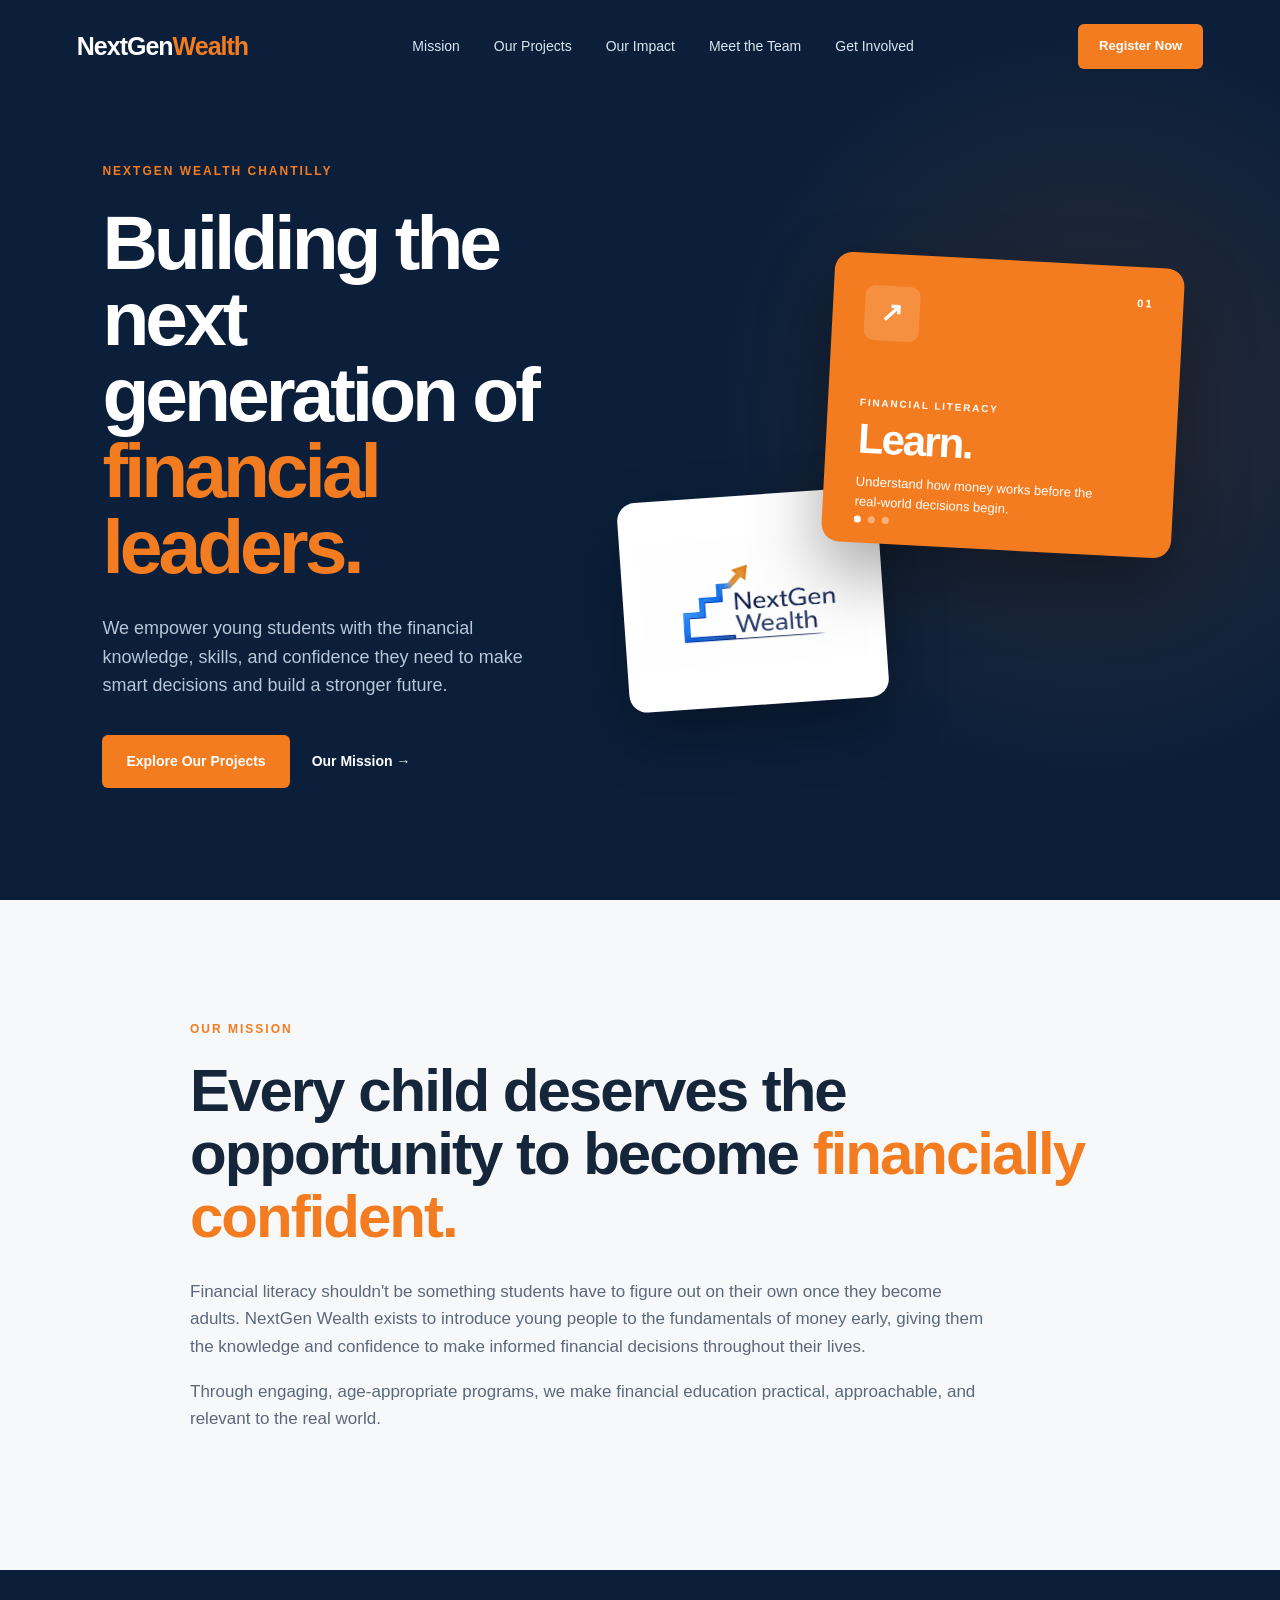
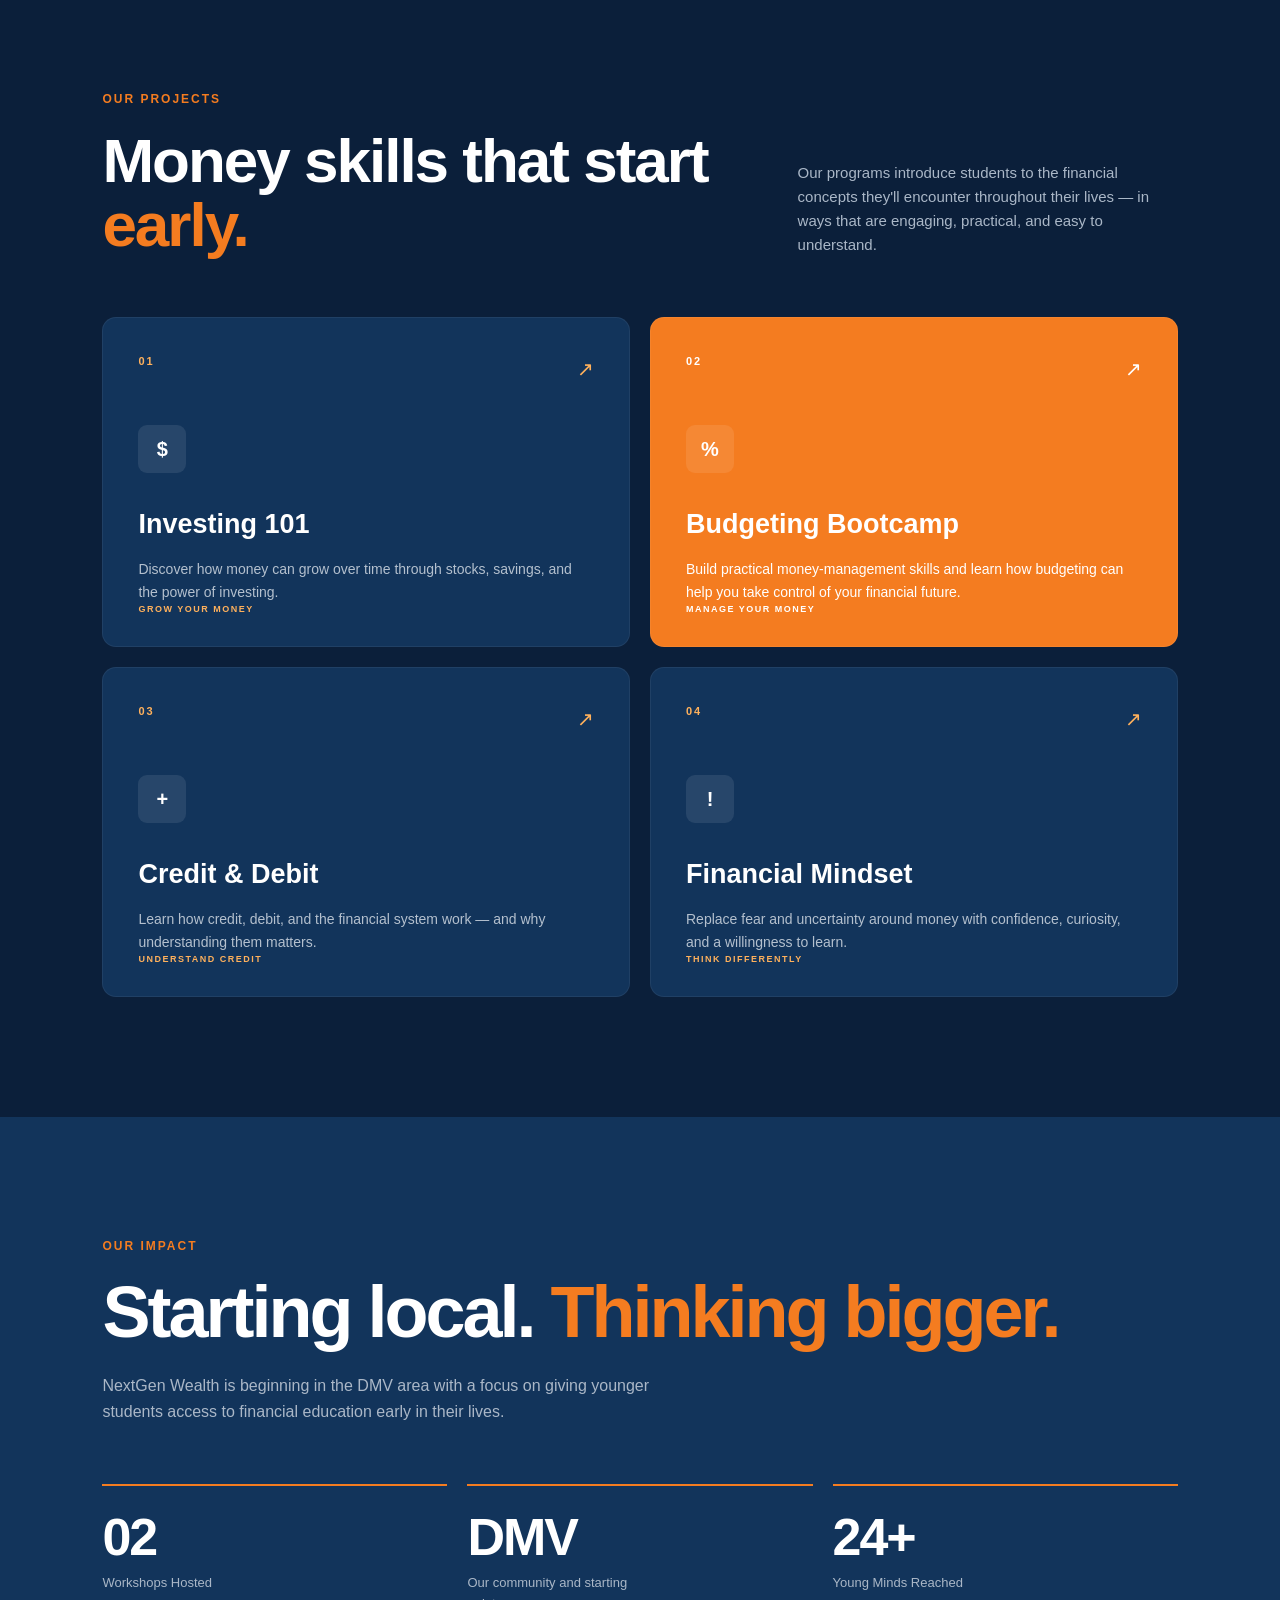
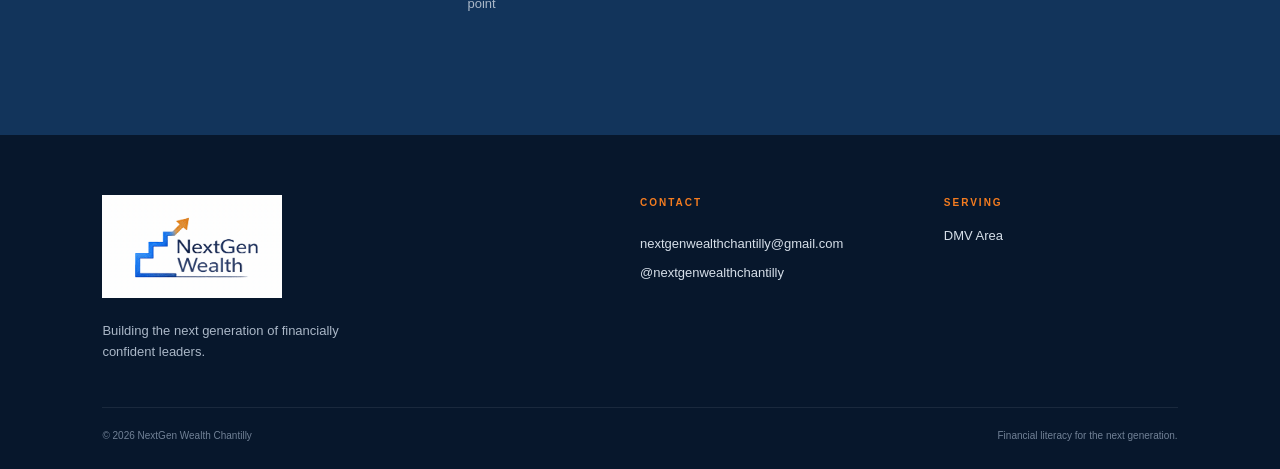
<file: index.html>
<!DOCTYPE html>
<html lang="en">

<head>
    <meta charset="UTF-8">
    <meta name="viewport" content="width=device-width, initial-scale=1.0">

    <title>NextGen Wealth | Financial Literacy for the Next Generation</title>

    <meta
        name="description"
        content="NextGen Wealth Chantilly is a nonprofit dedicated to building the next generation of financially confident leaders."
    >

    <link rel="stylesheet" href="css/style.css">
</head>


<body>

    <!-- =========================
         NAVIGATION
    ========================== -->

    <header class="navbar">

        <div class="nav-container">

            <a href="#home" class="logo">
                NextGen<span>Wealth</span>
            </a>

           <nav>
    <a href="#mission">Mission</a>
    <a href="#projects">Our Projects</a>
    <a href="#impact">Our Impact</a>
    <a href="team.html">Meet the Team</a>
    <a href="involved.html">Get Involved</a>
</nav>

<a href="register.html" class="nav-button">
    Register Now
</a>

        </div>

    </header>



    <!-- =========================
         HERO
    ========================== -->

    <main>

        <section class="hero" id="home">

            <div class="hero-content">

                <div class="hero-label">
                    NEXTGEN WEALTH CHANTILLY
                </div>

                <h1>
                    Building the next generation of
                    <span>financial leaders.</span>
                </h1>

                <p class="hero-text">
                    We empower young students with the financial
                    knowledge, skills, and confidence they need to
                    make smart decisions and build a stronger future.
                </p>

                <div class="hero-buttons">

                    <a href="#projects" class="primary-button">
                        Explore Our Projects
                    </a>

                    <a href="#mission" class="secondary-button">
                        Our Mission →
                    </a>

                </div>

            </div>


            <!-- HERO VISUAL / SLIDESHOW -->

            <div class="hero-visual">

                <div class="slideshow">

                    <div class="slide active">

                        <div class="slide-number">
                            01
                        </div>

                        <div class="slide-icon">
                            ↗
                        </div>

                        <div>
                            <div class="slide-small">
                                FINANCIAL LITERACY
                            </div>

                            <h3>
                                Learn.
                            </h3>

                            <p>
                                Understand how money works before
                                the real-world decisions begin.
                            </p>
                        </div>

                    </div>


                    <div class="slide">

                        <div class="slide-number">
                            02
                        </div>

                        <div class="slide-icon">
                            $
                        </div>

                        <div>
                            <div class="slide-small">
                                OUR PROJECTS
                            </div>

                            <h3>
                                Practice.
                            </h3>

                            <p>
                                Turn financial concepts into
                                hands-on experiences.
                            </p>
                        </div>

                    </div>


                    <div class="slide">

                        <div class="slide-number">
                            03
                        </div>

                        <div class="slide-icon">
                            ★
                        </div>

                        <div>
                            <div class="slide-small">
                                NEXT GENERATION
                            </div>

                            <h3>
                                Lead.
                            </h3>

                            <p>
                                Build confidence that lasts beyond
                                the classroom.
                            </p>
                        </div>

                    </div>


                    <div class="slide-controls">

                        <button class="slide-dot active" onclick="showSlide(0)">
                        </button>

                        <button class="slide-dot" onclick="showSlide(1)">
                        </button>

                        <button class="slide-dot" onclick="showSlide(2)">
                        </button>

                    </div>

                </div>


                <!-- LOGO -->

                <div class="hero-logo-card">

                    <img
                        src="logo.png"
                        alt="NextGen Wealth logo"
                    >

                </div>

            </div>

        </section>



        <!-- =========================
             MISSION
        ========================== -->

        <section class="mission" id="mission">

            <div class="mission-inner">

                <div class="section-label">
                    OUR MISSION
                </div>

                <h2>
                    Every child deserves the opportunity to become
                    <span>financially confident.</span>
                </h2>

                <p>
                    Financial literacy shouldn't be something students
                    have to figure out on their own once they become
                    adults. NextGen Wealth exists to introduce young
                    people to the fundamentals of money early,
                    giving them the knowledge and confidence to make
                    informed financial decisions throughout their lives.
                </p>

                <p>
                    Through engaging, age-appropriate programs, we make
                    financial education practical, approachable, and
                    relevant to the real world.
                </p>

            </div>

        </section>



        <!-- =========================
             OUR PROJECTS
        ========================== -->

        <section class="projects" id="projects">

            <div class="section-heading">

                <div>

                    <div class="section-label">
                        OUR PROJECTS
                    </div>

                    <h2>
                        Money skills that start
                        <span>early.</span>
                    </h2>

                </div>

                <p>
                    Our programs introduce students to the financial
                    concepts they'll encounter throughout their lives —
                    in ways that are engaging, practical, and easy to
                    understand.
                </p>

            </div>


            <div class="project-grid">


                <!-- INVESTING -->

                <article class="project-card">

                    <div class="project-top">

                        <span class="project-number">
                            01
                        </span>

                        <span class="project-arrow">
                            ↗
                        </span>

                    </div>

                    <div class="project-icon">
                        $
                    </div>

                    <h3>
                        Investing 101
                    </h3>

                    <p>
                        Discover how money can grow over time through
                        stocks, savings, and the power of investing.
                    </p>

                    <div class="project-tag">
                        GROW YOUR MONEY
                    </div>

                </article>



                <!-- BUDGETING -->

                <article class="project-card featured">

                    <div class="project-top">

                        <span class="project-number">
                            02
                        </span>

                        <span class="project-arrow">
                            ↗
                        </span>

                    </div>

                    <div class="project-icon">
                        %
                    </div>

                    <h3>
                        Budgeting Bootcamp
                    </h3>

                    <p>
                        Build practical money-management skills and
                        learn how budgeting can help you take control
                        of your financial future.
                    </p>

                    <div class="project-tag">
                        MANAGE YOUR MONEY
                    </div>

                </article>



                <!-- CREDIT -->

                <article class="project-card">

                    <div class="project-top">

                        <span class="project-number">
                            03
                        </span>

                        <span class="project-arrow">
                            ↗
                        </span>

                    </div>

                    <div class="project-icon">
                        +
                    </div>

                    <h3>
                        Credit & Debit
                    </h3>

                    <p>
                        Learn how credit, debit, and the financial
                        system work — and why understanding them matters.
                    </p>

                    <div class="project-tag">
                        UNDERSTAND CREDIT
                    </div>

                </article>



                <!-- MINDSET -->

                <article class="project-card">

                    <div class="project-top">

                        <span class="project-number">
                            04
                        </span>

                        <span class="project-arrow">
                            ↗
                        </span>

                    </div>

                    <div class="project-icon">
                        !
                    </div>

                    <h3>
                        Financial Mindset
                    </h3>

                    <p>
                        Replace fear and uncertainty around money with
                        confidence, curiosity, and a willingness to learn.
                    </p>

                    <div class="project-tag">
                        THINK DIFFERENTLY
                    </div>

                </article>

            </div>

        </section>



        <!-- =========================
             IMPACT
        ========================== -->

        <section class="impact" id="impact">

            <div class="impact-inner">

                <div class="section-label">
                    OUR IMPACT
                </div>

                <h2>
                    Starting local.
                    <span>Thinking bigger.</span>
                </h2>

                <p>
                    NextGen Wealth is beginning in the DMV area with a
                    focus on giving younger students access to financial
                    education early in their lives.
                </p>


                <div class="impact-stats">


                    <div class="impact-stat">

                        <strong>
                            02
                        </strong>

                        <span>
                            Workshops Hosted
                        </span>

                    </div>


                    <div class="impact-stat">

                        <strong>
                            DMV
                        </strong>

                        <span>
                            Our community
                            and starting point
                        </span>

                    </div>


                    <div class="impact-stat">

                        <strong>
                            24+
                        </strong>

                        <span>
                            Young Minds
                            Reached
                        </span>

                    </div>


                </div>

            </div>

        </section>



     

                        

                    </div>

                </div>


               

    </main>



    <!-- =========================
         FOOTER
    ========================== -->

    <footer id="contact">

        <div class="footer-main">

            <div class="footer-brand">

                <img
                    src="logo.png"
                    alt="NextGen Wealth logo"
                >

                <p>
                    Building the next generation of
                    financially confident leaders.
                </p>

            </div>


            <div class="footer-contact">

                <div class="footer-label">
                    CONTACT
                </div>

                <a href="nextgenwealthchantilly@gmail.com">
                    nextgenwealthchantilly@gmail.com
                </a>

                <a href="#">
                    @nextgenwealthchantilly
                </a>

            </div>


            <div class="footer-location">

                <div class="footer-label">
                    SERVING
                </div>

                <p>
                    DMV Area
                </p>

                

            </div>

        </div>


        <div class="footer-bottom">

            <span>
                © 2026 NextGen Wealth Chantilly
            </span>

            <span>
                Financial literacy for the next generation.
            </span>

        </div>

    </footer>



    <!-- =========================
         SLIDESHOW JAVASCRIPT
    ========================== -->

    <script>

        let currentSlide = 0;

        const slides = document.querySelectorAll(".slide");
        const dots = document.querySelectorAll(".slide-dot");


        function showSlide(index) {

            slides.forEach((slide) => {
                slide.classList.remove("active");
            });

            dots.forEach((dot) => {
                dot.classList.remove("active");
            });


            slides[index].classList.add("active");
            dots[index].classList.add("active");

            currentSlide = index;
        }


        function nextSlide() {

            currentSlide++;

            if (currentSlide >= slides.length) {
                currentSlide = 0;
            }

            showSlide(currentSlide);
        }


        setInterval(nextSlide, 4500);

    </script>

</body>

</html>
</file>
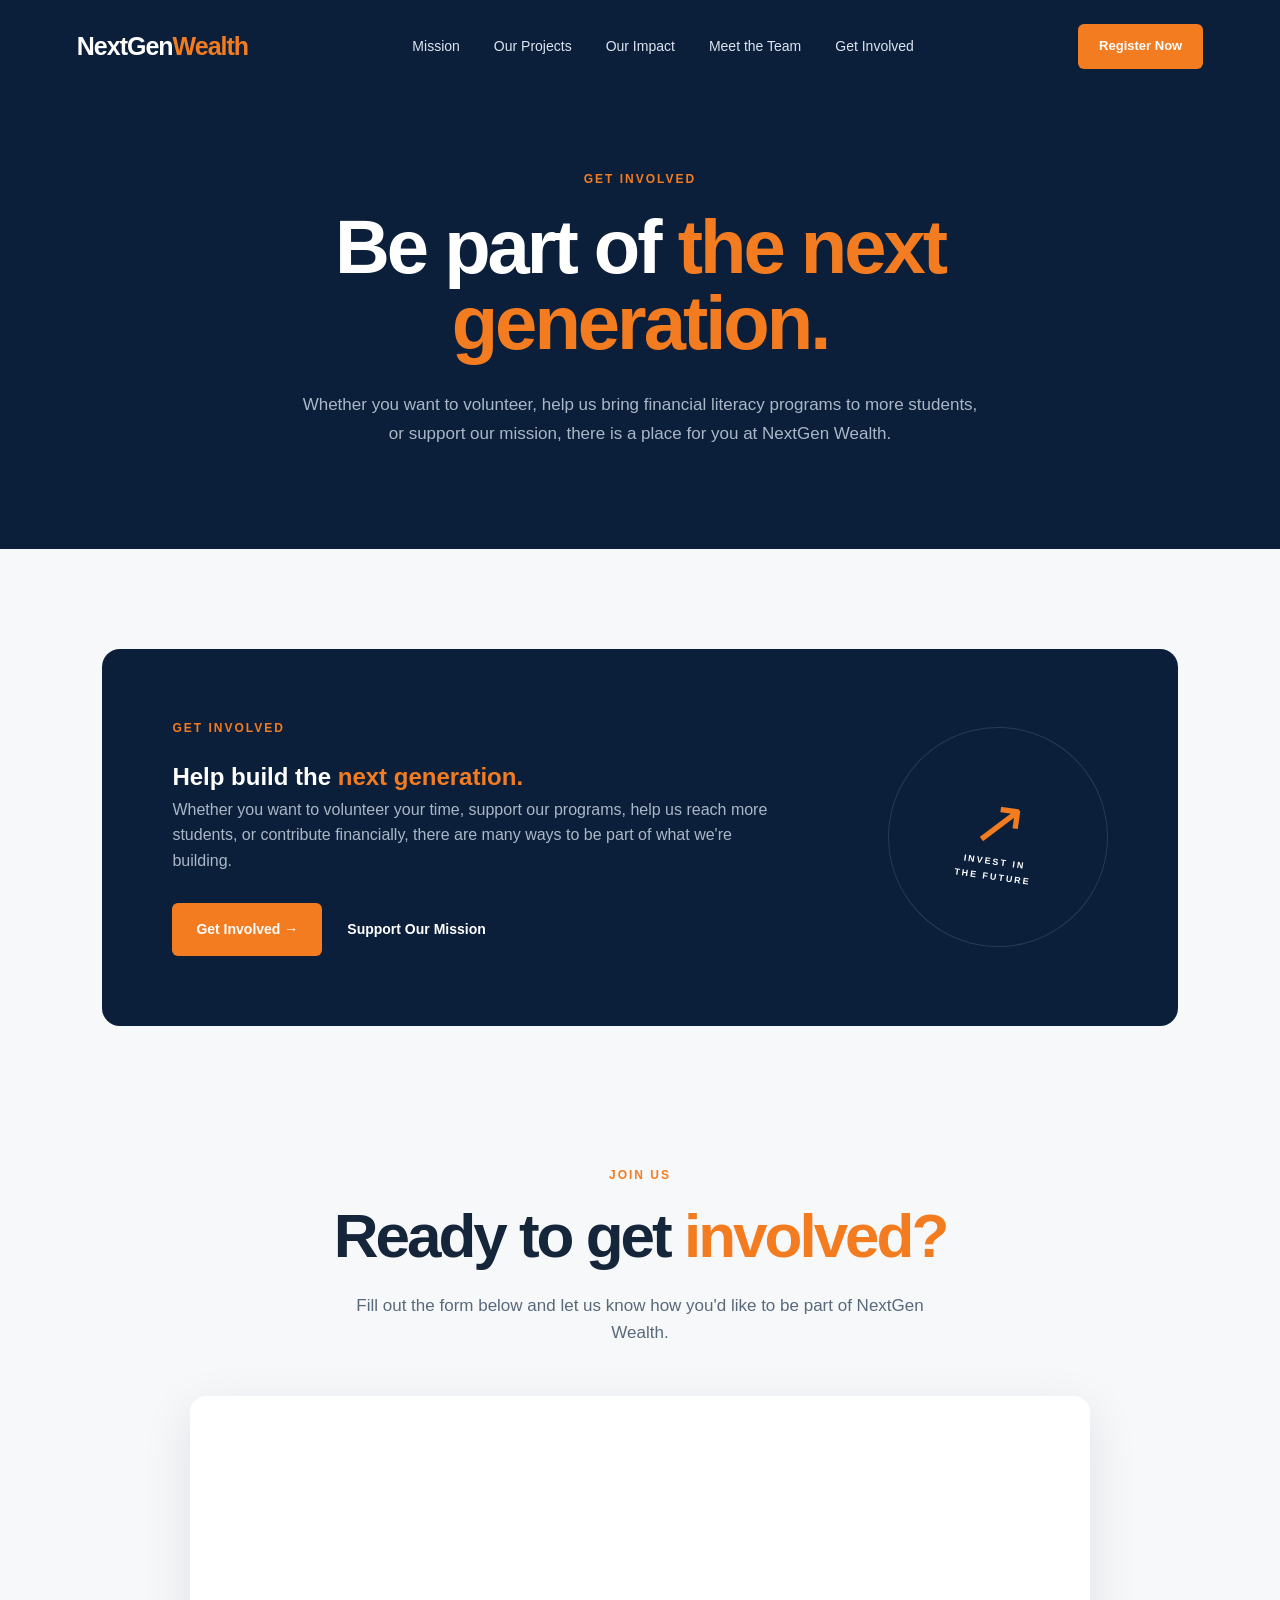
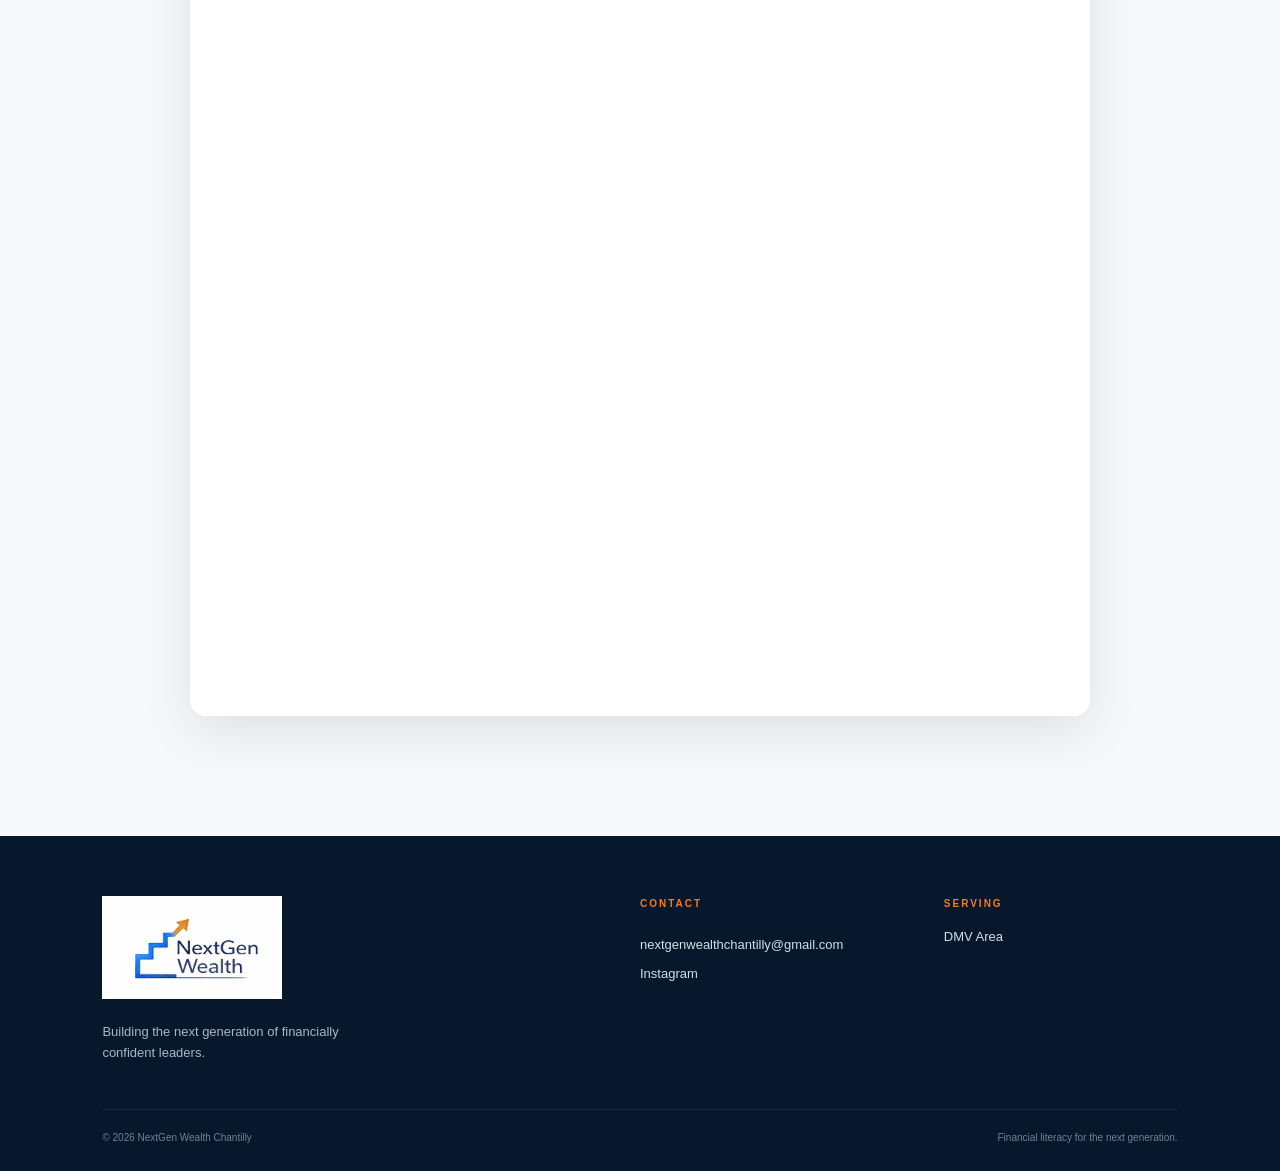
<file: involved.html>
<!DOCTYPE html>
<html lang="en">

<head>

    <meta charset="UTF-8">

    <meta
        name="viewport"
        content="width=device-width, initial-scale=1.0"
    >

    <title>Get Involved | NextGen Wealth</title>

    <meta
        name="description"
        content="Get involved with NextGen Wealth and help expand financial literacy for the next generation."
    >

    <link
        rel="stylesheet"
        href="css/style.css"
    >

</head>


<body>


    <!-- =========================
         NAVIGATION
    ========================== -->

    <header class="navbar">

        <div class="nav-container">

            <a href="index.html" class="logo">
                NextGen<span>Wealth</span>
            </a>


            <nav>

                <a href="index.html#mission">
                    Mission
                </a>

                <a href="index.html#projects">
                    Our Projects
                </a>

                <a href="index.html#impact">
                    Our Impact
                </a>

                <a href="team.html">
                    Meet the Team
                </a>

                <a href="involved.html">
                    Get Involved
                </a>

            </nav>


            <a
                href="register.html"
                class="nav-button"
            >
                Register Now
            </a>

        </div>

    </header>



    <!-- =========================
         GET INVOLVED HERO
    ========================== -->

    <main>

        <section class="involved-page-hero">

            <div class="involved-page-content">

                <div class="section-label">
                    GET INVOLVED
                </div>

                <h1>
                    Be part of
                    <span>the next generation.</span>
                </h1>

                <p>
                    Whether you want to volunteer, help us bring
                    financial literacy programs to more students,
                    or support our mission, there is a place for you
                    at NextGen Wealth.
                </p>

            </div>

        </section>



        <!-- =========================
             GET INVOLVED BOX
        ========================== -->

        <section class="involved-page-section">

            <div class="involved-box">

                <div class="involved-content">

                    <div class="section-label">
                        GET INVOLVED
                    </div>

                    <h2>
                        Help build the
                        <span>next generation.</span>
                    </h2>

                    <p>
                        Whether you want to volunteer your time,
                        support our programs, help us reach more
                        students, or contribute financially, there
                        are many ways to be part of what we're building.
                    </p>


                    <div class="involved-buttons">

                        <a
                            href="#registration-form"
                            class="primary-button"
                        >
                            Get Involved →
                        </a>

                        <a
                            href="#registration-form"
                            class="secondary-button"
                        >
                            Support Our Mission
                        </a>

                    </div>

                </div>


                <div class="involved-mark">

                    <div class="big-arrow">
                        ↗
                    </div>

                    <p>
                        INVEST IN
                        <br>
                        THE FUTURE
                    </p>

                </div>

            </div>

        </section>



        <!-- =========================
             GOOGLE FORM
        ========================== -->

        <section
            class="registration-section"
            id="registration-form"
        >

            <div class="registration-heading">

                <div class="section-label">
                    JOIN US
                </div>

                <h2>
                    Ready to get
                    <span>involved?</span>
                </h2>

                <p>
                    Fill out the form below and let us know how
                    you'd like to be part of NextGen Wealth.
                </p>

            </div>


            <div class="google-form-container">

                <!--
                REPLACE THE SRC BELOW WITH YOUR
                GOOGLE FORM EMBED LINK.
                -->

                <iframe
                    src="https://forms.gle/uteQK6ideK9SSajK9"
                    width="100%"
                    height="900"
                    frameborder="0"
                    marginheight="0"
                    marginwidth="0"
                >
                    Loading…
                </iframe>

            </div>

        </section>

    </main>



    <!-- =========================
         FOOTER
    ========================== -->

    <footer>

        <div class="footer-main">


            <div class="footer-brand">

                <img
                    src="logo.png"
                    alt="NextGen Wealth logo"
                >

                <p>
                    Building the next generation of
                    financially confident leaders.
                </p>

            </div>



            <div class="footer-contact">

                <div class="footer-label">
                    CONTACT
                </div>

                <a href="mailto:nextgenwealthchantilly@gmail.com">
                    nextgenwealthchantilly@gmail.com
                </a>

                <a
                    href="https://www.instagram.com/nextgenwealthchantilly/"
                    target="_blank"
                >
                    Instagram
                </a>

            </div>



            <div class="footer-location">

                <div class="footer-label">
                    SERVING
                </div>

                <p>
                    DMV Area
                </p>

                

            </div>


        </div>


        <div class="footer-bottom">

            <span>
                © 2026 NextGen Wealth Chantilly
            </span>

            <span>
                Financial literacy for the next generation.
            </span>

        </div>

    </footer>


</body>

</html>
</file>
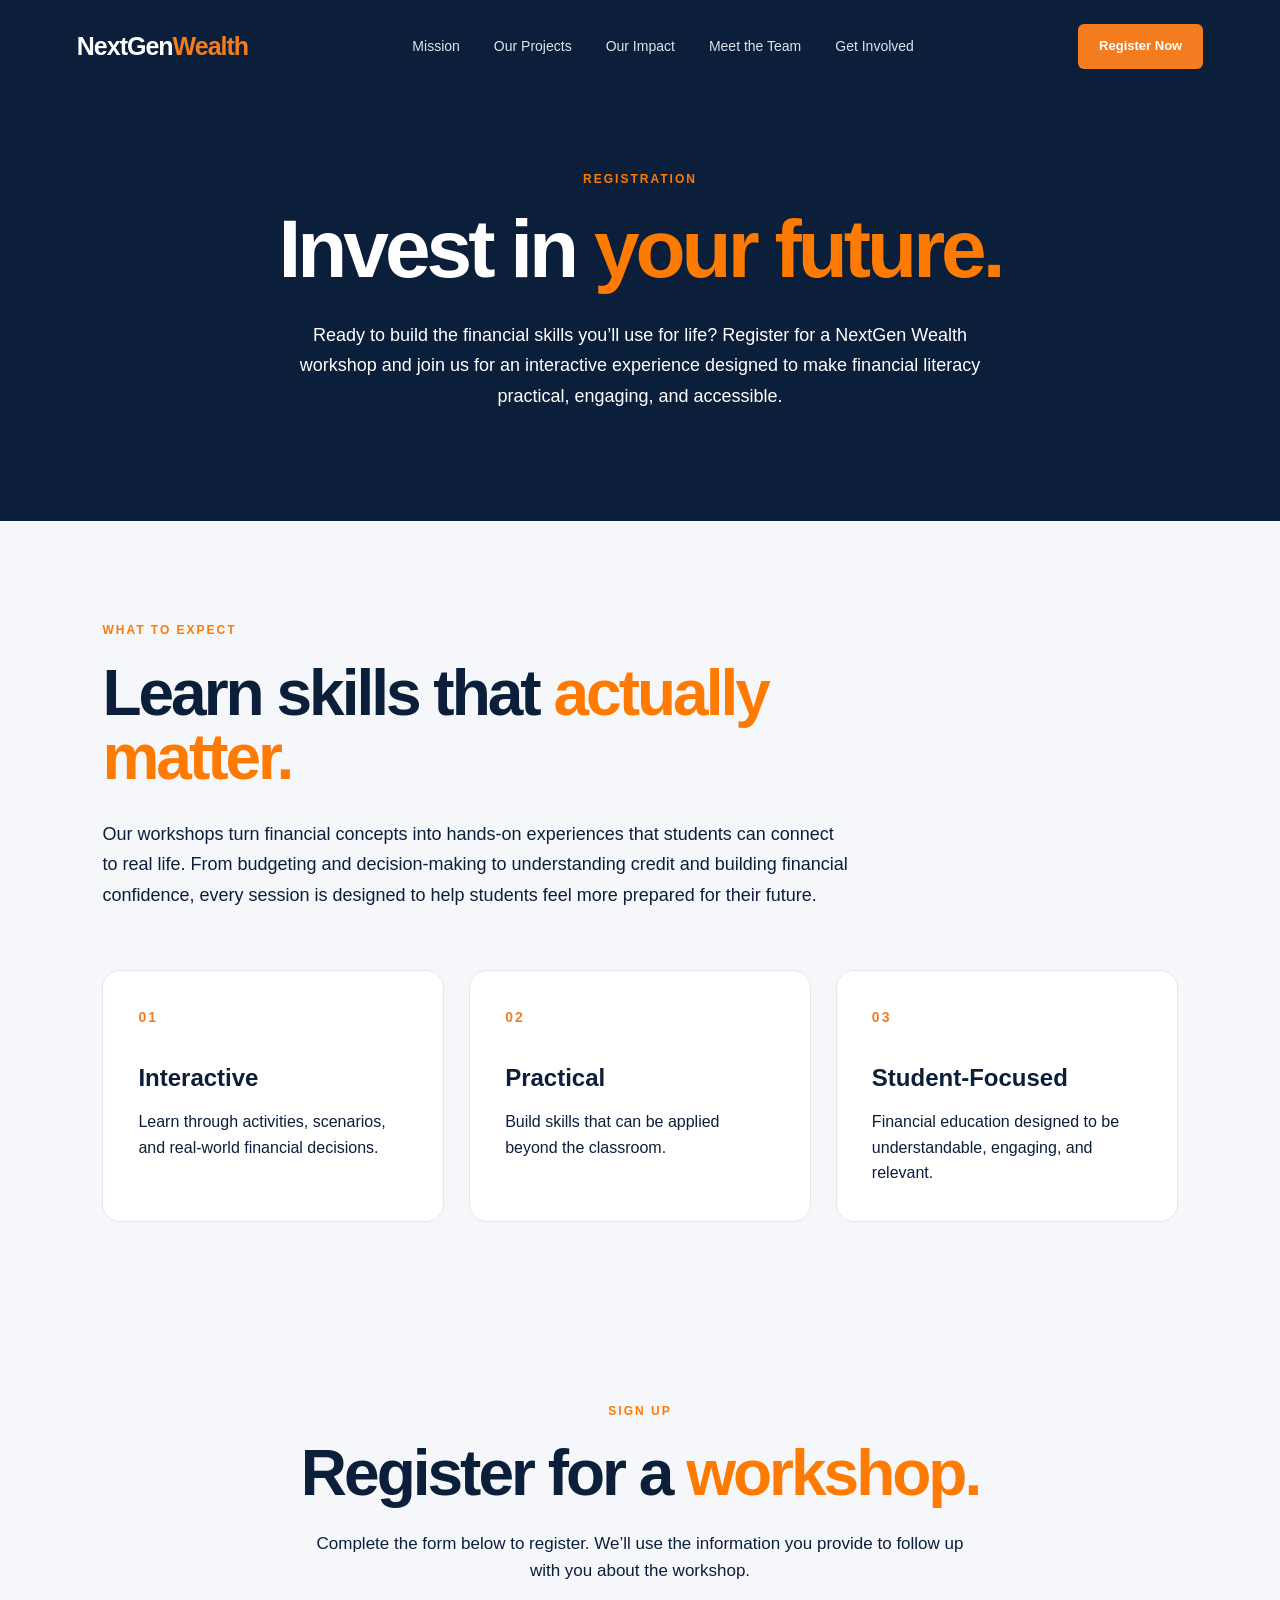
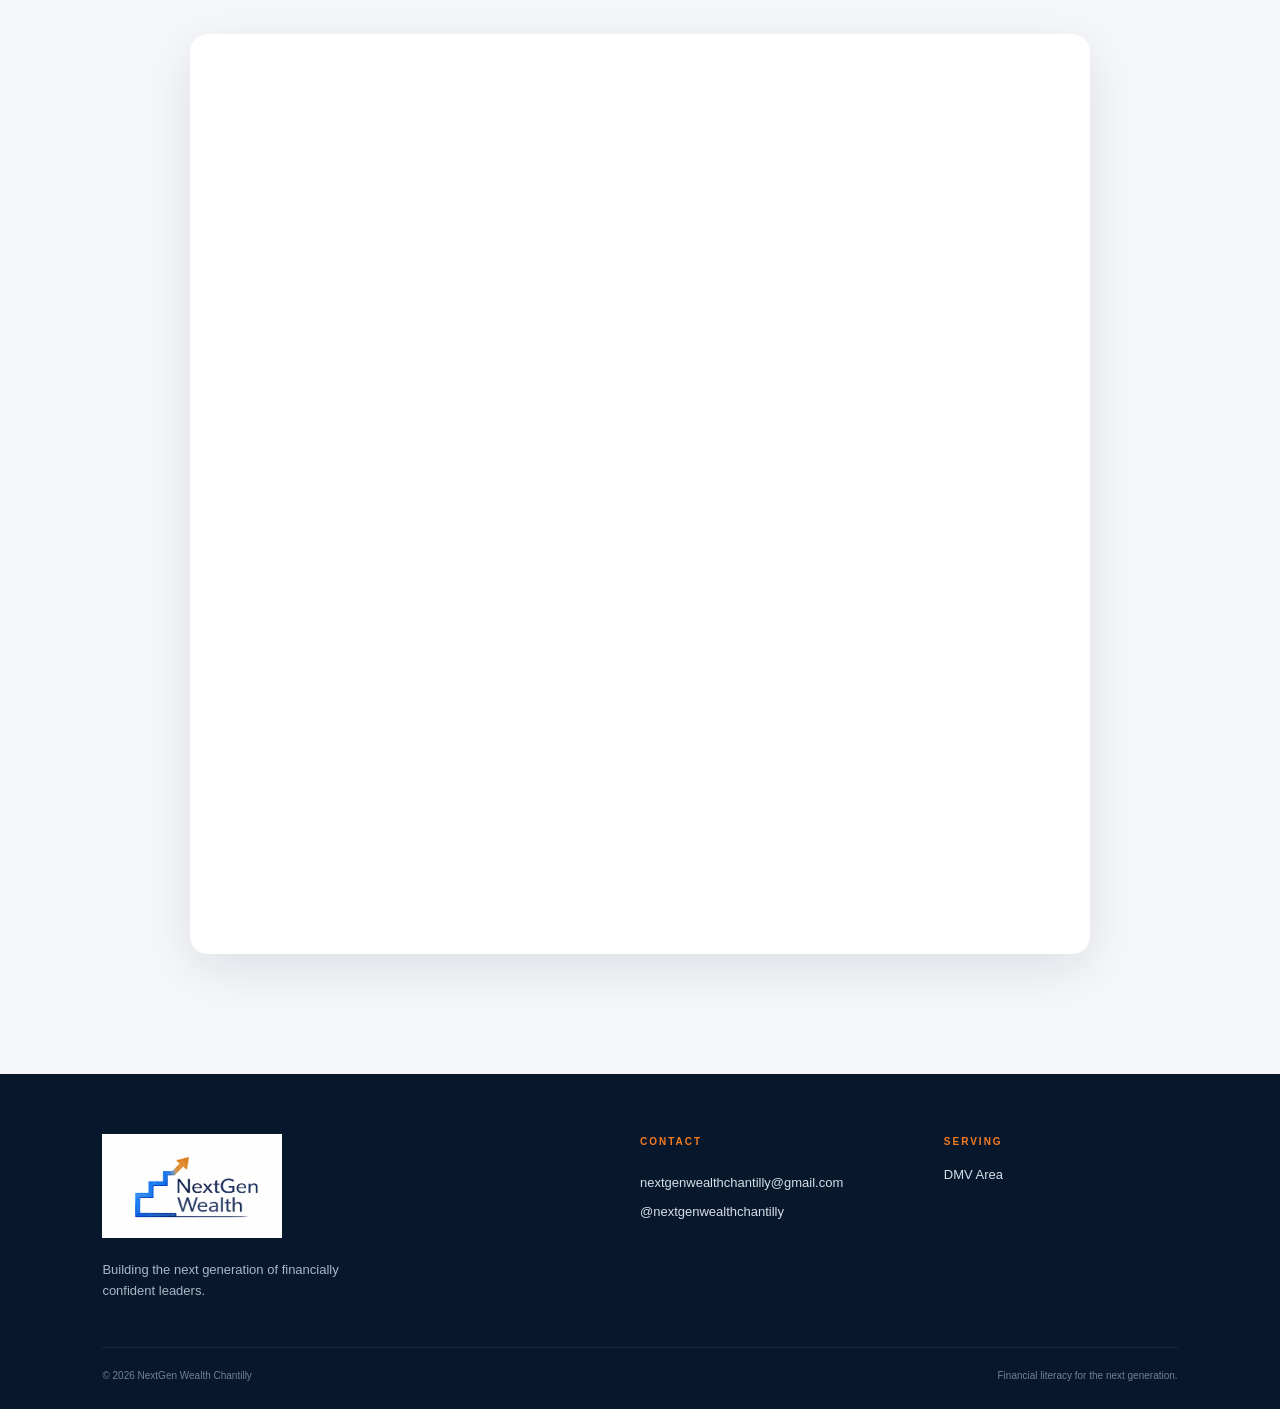
<file: register.html>
<!DOCTYPE html>
<html lang="en">

<head>
    <meta charset="UTF-8">

    <meta
        name="viewport"
        content="width=device-width, initial-scale=1.0"
    >

    <title>Register | NextGen Wealth</title>

    <meta
        name="description"
        content="Register for a NextGen Wealth financial literacy workshop."
    >

    <link
        rel="stylesheet"
        href="css/style.css"
    >
</head>


<body class="register-page">

    <!-- =========================
         NAVIGATION
    ========================== -->

    <header class="navbar">

        <div class="nav-container">

            <a href="index.html" class="logo">
                NextGen<span>Wealth</span>
            </a>

            <nav>

                <a href="index.html#mission">
                    Mission
                </a>

                <a href="index.html#projects">
                    Our Projects
                </a>

                <a href="index.html#impact">
                    Our Impact
                </a>

                <a href="team.html">
                    Meet the Team
                </a>

                <a href="involved.html">
                    Get Involved
                </a>

            </nav>

            <a
                href="register.html"
                class="nav-button"
            >
                Register Now
            </a>

        </div>

    </header>



    <!-- =========================
         REGISTRATION HERO
    ========================== -->

    <main>

        <section class="registration-hero">

            <div class="registration-hero-content">

                <div class="section-label">
                    REGISTRATION
                </div>

                <h1>
                    Invest in
                    <span>your future.</span>
                </h1>

                <p>
                    Ready to build the financial skills you’ll use
                    for life? Register for a NextGen Wealth workshop
                    and join us for an interactive experience designed
                    to make financial literacy practical, engaging,
                    and accessible.
                </p>

            </div>

        </section>



        <!-- =========================
             WORKSHOP INFORMATION
        ========================== -->

        <section class="registration-info">

            <div class="registration-info-inner">

                <div class="section-label">
                    WHAT TO EXPECT
                </div>

                <h2>
                    Learn skills that
                    <span>actually matter.</span>
                </h2>

                <p>
                    Our workshops turn financial concepts into
                    hands-on experiences that students can connect
                    to real life. From budgeting and decision-making
                    to understanding credit and building financial
                    confidence, every session is designed to help
                    students feel more prepared for their future.
                </p>


                <div class="registration-features">

                    <div class="registration-feature">

                        <div class="feature-number">
                            01
                        </div>

                        <h3>
                            Interactive
                        </h3>

                        <p>
                            Learn through activities, scenarios,
                            and real-world financial decisions.
                        </p>

                    </div>


                    <div class="registration-feature">

                        <div class="feature-number">
                            02
                        </div>

                        <h3>
                            Practical
                        </h3>

                        <p>
                            Build skills that can be applied
                            beyond the classroom.
                        </p>

                    </div>


                    <div class="registration-feature">

                        <div class="feature-number">
                            03
                        </div>

                        <h3>
                            Student-Focused
                        </h3>

                        <p>
                            Financial education designed to be
                            understandable, engaging, and relevant.
                        </p>

                    </div>

                </div>

            </div>

        </section>



        <!-- =========================
             REGISTRATION FORM
        ========================== -->

        <section
            class="registration-form-section"
            id="registration-form"
        >

            <div class="registration-form-heading">

                <div class="section-label">
                    SIGN UP
                </div>

                <h2>
                    Register for a
                    <span>workshop.</span>
                </h2>

                <p>
                    Complete the form below to register.
                    We’ll use the information you provide to
                    follow up with you about the workshop.
                </p>

            </div>


            <div class="google-form-container">

                <!--
                    REPLACE THE SRC BELOW WITH
                    YOUR REGISTRATION GOOGLE FORM
                    EMBED LINK.
                -->

                <iframe
                    src="https://forms.gle/AumXaa9ebui7UtzR7"
                    width="100%"
                    height="900"
                    frameborder="0"
                    marginheight="0"
                    marginwidth="0"
                >
                    Loading…
                </iframe>

            </div>

        </section>

    </main>



    <!-- =========================
         FOOTER
    ========================== -->

    <footer>

        <div class="footer-main">

            <div class="footer-brand">

                <img
                    src="logo.png"
                    alt="NextGen Wealth logo"
                >

                <p>
                    Building the next generation of
                    financially confident leaders.
                </p>

            </div>


            <div class="footer-contact">

                <div class="footer-label">
                    CONTACT
                </div>

                <a href="mailto:nextgenwealthchantilly@gmail.com">
                    nextgenwealthchantilly@gmail.com
                </a>

                <a
                    href="https://www.instagram.com/nextgenwealthchantilly/"
                    target="_blank"
                >
                    @nextgenwealthchantilly
                </a>

            </div>


            <div class="footer-location">

                <div class="footer-label">
                    SERVING
                </div>

                <p>
                    DMV Area
                </p>

               

            </div>

        </div>


        <div class="footer-bottom">

            <span>
                © 2026 NextGen Wealth Chantilly
            </span>

            <span>
                Financial literacy for the next generation.
            </span>

        </div>

    </footer>

</body>

</html>
</file>
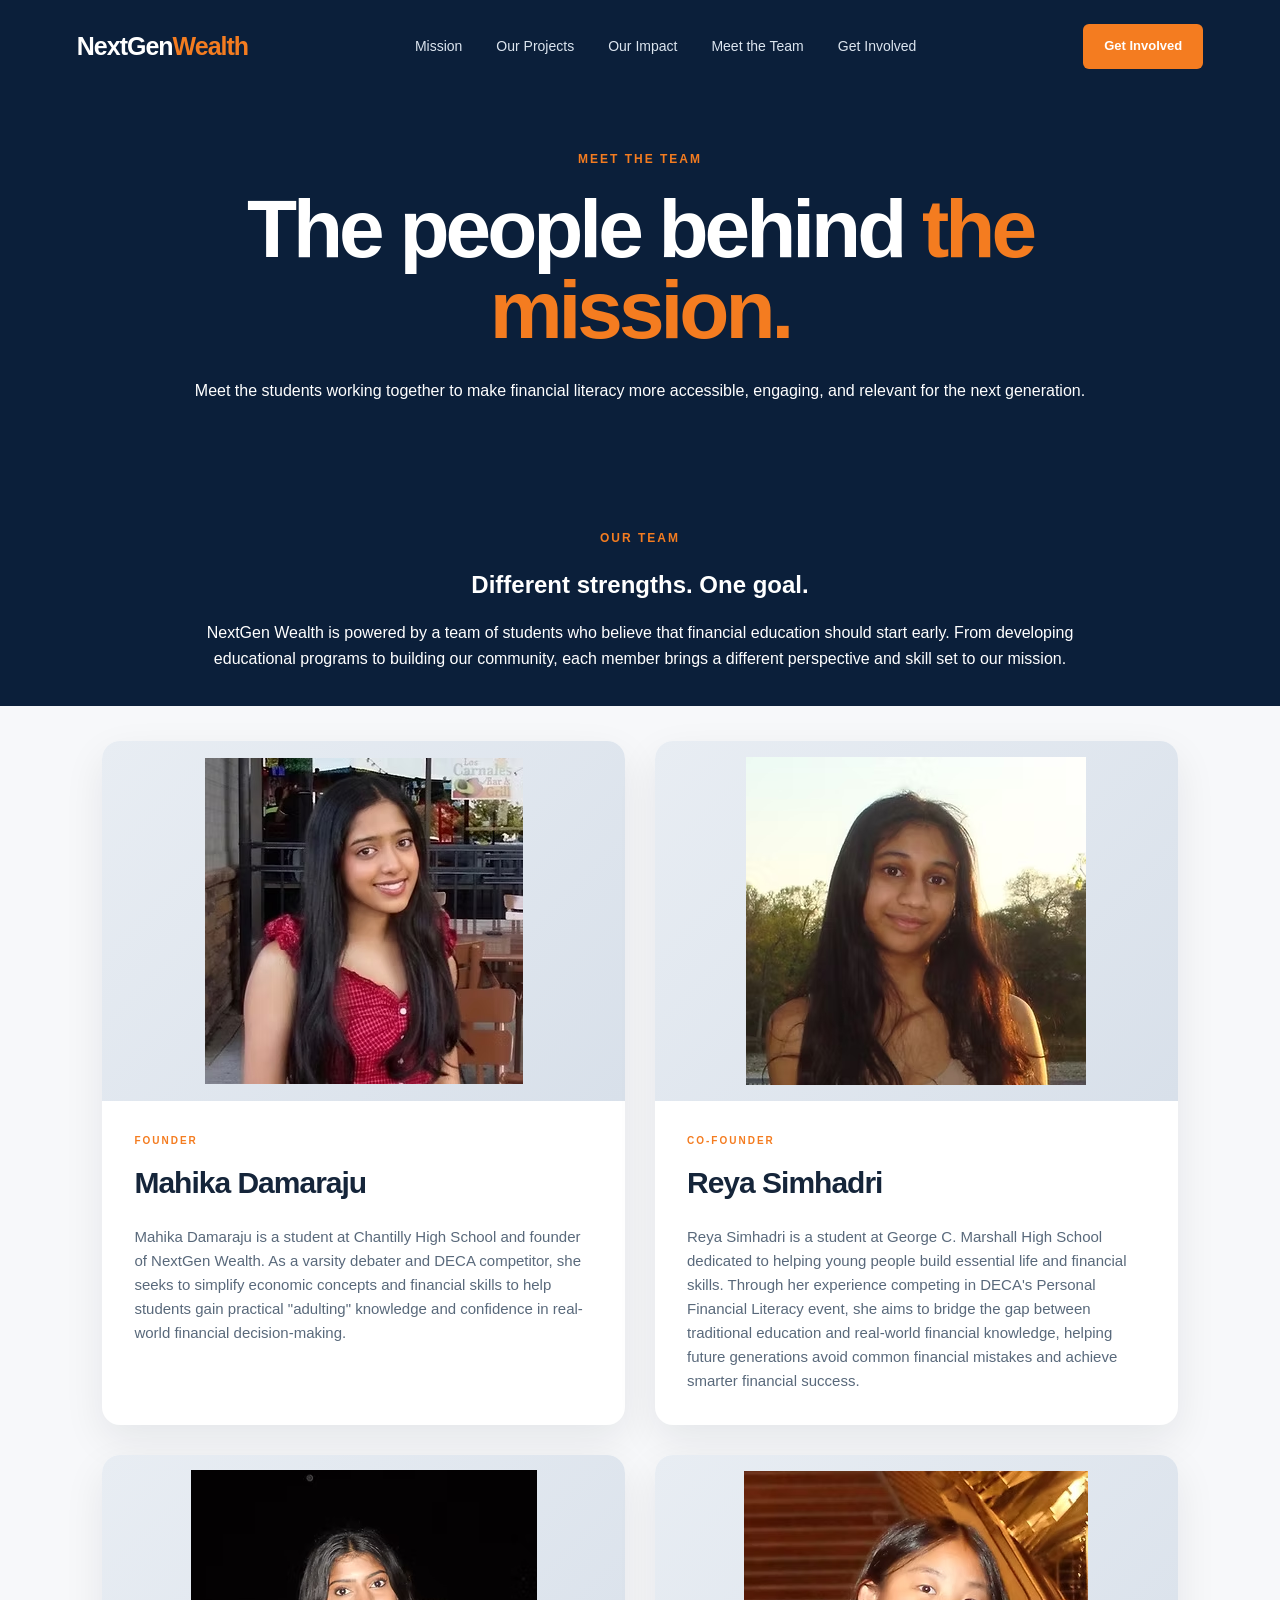
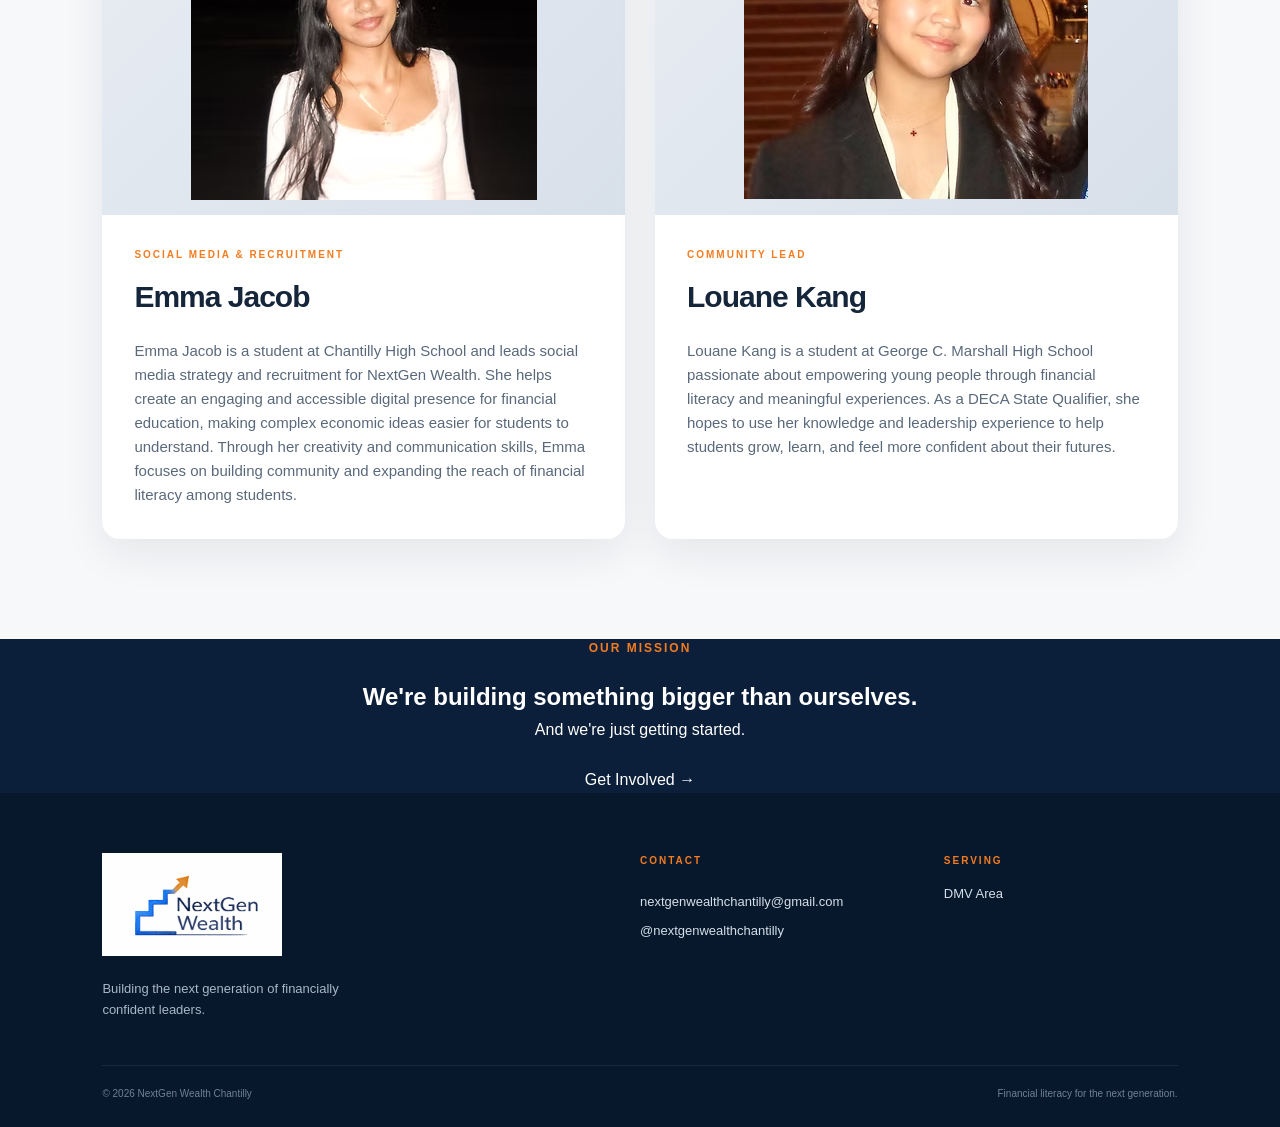
<file: team.html>
<!DOCTYPE html>
<html lang="en">

<head>
    <meta charset="UTF-8">

    <meta
        name="viewport"
        content="width=device-width, initial-scale=1.0"
    >

    <title>Meet the Team | NextGen Wealth</title>

    <meta
        name="description"
        content="Meet the team behind NextGen Wealth Chantilly."
    >

    <link rel="stylesheet" href="css/style.css">
</head>


<body>

    <!-- =========================
         NAVIGATION
    ========================== -->

    <header class="navbar">

        <div class="nav-container">

            <a href="index.html" class="logo">
                NextGen<span>Wealth</span>
            </a>


            <nav>

                <a href="index.html#mission">
                    Mission
                </a>

                <a href="index.html#projects">
                    Our Projects
                </a>

                <a href="index.html#impact">
                    Our Impact
                </a>

                <a href="team.html" class="nav-active">
                    Meet the Team
                </a>

                <a href="involved.html#involved">
                    Get Involved
                </a>

            </nav>


            <a
                href="involved.html#involved"
                class="nav-button"
            >
                Get Involved
            </a>

        </div>

    </header>



    <!-- =========================
         TEAM HERO
    ========================== -->

    <main>

        <section class="team-hero" style="text-align: center;">

    <div
        class="team-hero-content"
        style="max-width: 1000px; margin: 0 auto; text-align: center;"
    >

        <div class="section-label" style="text-align: center;">
            MEET THE TEAM
        </div>

        <h1
            style="
                text-align: center;
                margin-left: auto;
                margin-right: auto;
            "
        >
            The people behind
            <span>the mission.</span>
        </h1>

        <p
            style="
                text-align: center;
                margin-left: auto;
                margin-right: auto;
            "
        >
            Meet the students working together to make financial
            literacy more accessible, engaging, and relevant
            for the next generation.
        </p>

    </div>

</section>



        <!-- =========================
             TEAM INTRO
        ========================== -->

        <section class="team-intro" style="text-align: center;">

    <div
        class="team-intro-text"
        style="
            max-width: 900px;
            margin: 0 auto;
            text-align: center;
        "
    >

        <div class="section-label" style="text-align: center;">
            OUR TEAM
        </div>

        <h2
            style="
                text-align: center;
                margin-left: auto;
                margin-right: auto;
            "
        >
            Different strengths.
            <span>One goal.</span>
        </h2>

        <p
            style="
                text-align: center;
                margin-left: auto;
                margin-right: auto;
            "
        >
            NextGen Wealth is powered by a team of students
            who believe that financial education should start
            early. From developing educational programs to
            building our community, each member brings a
            different perspective and skill set to our mission.
        </p>

    </div>

</section>



        <!-- =========================
             TEAM MEMBERS
        ========================== -->

        <section class="team-section">

            <div class="team-grid">


                <!-- =========================
                     MAHIKA
                ========================== -->

                <article class="team-card">

                    <div class="team-photo">

                        <img
                            src="mahika.jpg"
                            alt="Mahika Damaraju"
                        >

                        

                    </div>


                    <div class="team-info">

                        <div class="team-role">
                            FOUNDER
                        </div>


                        <h2>
                            Mahika Damaraju
                        </h2>


                        <p>
                            Mahika Damaraju is a student at Chantilly
                            High School and founder of NextGen Wealth.
                            As a varsity debater and DECA competitor,
                            she seeks to simplify economic concepts
                            and financial skills to help students gain
                            practical "adulting" knowledge and
                            confidence in real-world financial
                            decision-making.
                        </p>

                    </div>

                </article>



                <!-- =========================
                     REYA
                ========================== -->

                <article class="team-card">

                    <div class="team-photo">

                        <img
                            src="reya.jpg"
                            alt="Reya Simhadri"
                        >

                        

                    </div>


                    <div class="team-info">

                        <div class="team-role">
                            CO-FOUNDER
                        </div>


                        <h2>
                            Reya Simhadri
                        </h2>


                        <p>
                            Reya Simhadri is a student at George C.
                            Marshall High School dedicated to helping
                            young people build essential life and
                            financial skills. Through her experience
                            competing in DECA's Personal Financial
                            Literacy event, she aims to bridge the gap
                            between traditional education and real-world
                            financial knowledge, helping future
                            generations avoid common financial mistakes
                            and achieve smarter financial success.
                        </p>

                    </div>

                </article>



                <!-- =========================
                     EMMA
                ========================== -->

                <article class="team-card">

                    <div class="team-photo">

                        <img
                            src="emma.jpg"
                            alt="Emma Jacob"
                        >

                       

                    </div>


                    <div class="team-info">

                        <div class="team-role">
                            SOCIAL MEDIA &amp; RECRUITMENT
                        </div>


                        <h2>
                            Emma Jacob
                        </h2>


                        <p>
                            Emma Jacob is a student at Chantilly High
                            School and leads social media strategy and
                            recruitment for NextGen Wealth. She helps
                            create an engaging and accessible digital
                            presence for financial education, making
                            complex economic ideas easier for students
                            to understand. Through her creativity and
                            communication skills, Emma focuses on
                            building community and expanding the reach
                            of financial literacy among students.
                        </p>

                    </div>

                </article>



                <!-- =========================
                     LOUANE
                ========================== -->

                <article class="team-card">

                    <div class="team-photo">

                        <img
                            src="louane.jpg"
                            alt="Louane Kang"
                        >

                       

                    </div>


                    <div class="team-info">

                        <div class="team-role">
                            COMMUNITY LEAD
                        </div>


                        <h2>
                            Louane Kang
                        </h2>


                        <p>
                            Louane Kang is a student at George C.
                            Marshall High School passionate about
                            empowering young people through financial
                            literacy and meaningful experiences. As a
                            DECA State Qualifier, she hopes to use her
                            knowledge and leadership experience to help
                            students grow, learn, and feel more confident
                            about their futures.
                        </p>

                    </div>

                </article>


            </div>

        </section>



        <!-- =========================
             TEAM CTA
        ========================== -->

        <section
    class="team-cta"
    style="
        text-align: center;
        justify-content: center;
    "
>

    <div
        class="team-cta-content"
        style="
            max-width: 900px;
            margin: 0 auto;
            text-align: center;
        "
    >

        <div class="section-label" style="text-align: center;">
            OUR MISSION
        </div>

        <h2
            style="
                text-align: center;
                margin-left: auto;
                margin-right: auto;
            "
        >
            We're building something
            <span>bigger than ourselves.</span>
        </h2>

        <p
            style="
                text-align: center;
                margin-left: auto;
                margin-right: auto;
            "
        >
            And we're just getting started.
        </p>

        <a
            href="index.html#involved"
            class="team-cta-button"
            style="
                display: inline-block;
                margin-top: 25px;
            "
        >
            Get Involved →
        </a>

    </div>

</section>

    </main>



    <!-- =========================
         FOOTER
    ========================== -->

    <footer>

        <div class="footer-main">


            <div class="footer-brand">

                <img
                    src="logo.png"
                    alt="NextGen Wealth logo"
                >


                <p>
                    Building the next generation of
                    financially confident leaders.
                </p>

            </div>



            <div class="footer-contact">

                <div class="footer-label">
                    CONTACT
                </div>


                <a href="mailto:nextgenwealthchantilly@gmail.com">
                    nextgenwealthchantilly@gmail.com
                </a>


                <a
                    href="https://www.instagram.com/nextgenwealthchantilly/"
                    target="_blank"
                    rel="noopener noreferrer"
                >
                    @nextgenwealthchantilly
                </a>

            </div>



            <div class="footer-location">

                <div class="footer-label">
                    SERVING
                </div>


                <p>
                    DMV Area
                </p>


                

            </div>

        </div>



        <div class="footer-bottom">

            <span>
                © 2026 NextGen Wealth Chantilly
            </span>


            <span>
                Financial literacy for the next generation.
            </span>

        </div>

    </footer>


</body>

</html>
</file>
<file: css/style.css>
/* =========================================
   NEXTGEN WEALTH
   Main Website Styles
========================================= */


/* =========================================
   VARIABLES
========================================= */

:root {

    --navy: #0B1F3A;
    --navy-light: #12345B;
    --navy-dark: #07172C;

    --orange: #F47C20;
    --orange-light: #FFB15C;

    --white: #FFFFFF;
    --off-white: #F7F8FA;

    --gray: #AAB7C7;
    --dark-text: #15253A;

}


/* =========================================
   GENERAL
========================================= */

* {
    margin: 0;
    padding: 0;
    box-sizing: border-box;
}


html {
    scroll-behavior: smooth;
}


body {

    font-family:
        Arial,
        Helvetica,
        sans-serif;

    background: var(--navy);

    color: var(--white);

    line-height: 1.6;
}


a {
    text-decoration: none;
    color: inherit;
}


button {
    font-family: inherit;
}


/* =========================================
   NAVIGATION
========================================= */

.navbar {

    position: absolute;

    top: 0;
    left: 0;

    width: 100%;

    padding: 24px 6%;

    z-index: 20;
}


.nav-container {

    max-width: 1250px;

    margin: auto;

    display: flex;

    align-items: center;

    justify-content: space-between;
}


.logo {

    font-size: 25px;

    font-weight: 800;

    letter-spacing: -1px;
}


.logo span {
    color: var(--orange);
}


nav {

    display: flex;

    gap: 34px;
}


nav a {

    font-size: 14px;

    color: #DCE5EF;

    transition: 0.3s;
}


nav a:hover {
    color: var(--orange);
}


.nav-button {

    background: var(--orange);

    color: white;

    padding: 12px 21px;

    border-radius: 6px;

    font-size: 13px;

    font-weight: 700;

    transition: 0.3s;
}


.nav-button:hover {

    background: var(--orange-light);

    transform: translateY(-2px);
}


/* =========================================
   HERO
========================================= */

.hero {

    min-height: 100vh;

    padding:
        150px
        8%
        100px;

    display: flex;

    align-items: center;

    justify-content: space-between;

    gap: 70px;

    background:

        radial-gradient(
            circle at 85% 45%,
            rgba(244, 124, 32, 0.13),
            transparent 32%
        ),

        var(--navy);
}


.hero-content {

    max-width: 690px;
}


.hero-label {

    color: var(--orange);

    font-size: 12px;

    font-weight: 800;

    letter-spacing: 2px;

    margin-bottom: 22px;
}


.hero h1 {

    font-size:
        clamp(
            48px,
            6vw,
            78px
        );

    line-height: 0.99;

    letter-spacing: -4px;

    margin-bottom: 30px;
}


.hero h1 span {
    color: var(--orange);
}


.hero-text {

    color: #B8C6D6;

    font-size: 18px;

    max-width: 590px;

    margin-bottom: 35px;
}


.hero-buttons {

    display: flex;

    align-items: center;

    gap: 22px;
}


/* =========================================
   BUTTONS
========================================= */

.primary-button {

    display: inline-block;

    background: var(--orange);

    color: white;

    padding: 15px 24px;

    border-radius: 6px;

    font-size: 14px;

    font-weight: 700;

    transition: 0.3s;
}


.primary-button:hover {

    background: var(--orange-light);

    transform: translateY(-3px);
}


.secondary-button {

    color: white;

    font-size: 14px;

    font-weight: 700;

    transition: 0.3s;
}


.secondary-button:hover {
    color: var(--orange);
}


/* =========================================
   HERO VISUAL
========================================= */

.hero-visual {

    width: 480px;

    height: 470px;

    position: relative;

    display: flex;

    align-items: center;

    justify-content: center;
}


/* =========================================
   SLIDESHOW
========================================= */

.slideshow {

    position: absolute;

    width: 360px;

    height: 290px;

    top: 15px;

    right: 0;

    background: var(--orange);

    border-radius: 18px;

    padding: 32px;

    transform: rotate(4deg);

    box-shadow:
        0 30px 70px rgba(0,0,0,0.35);

    overflow: hidden;

    z-index: 2;
}


.slide {

    position: absolute;

    inset: 0;

    padding: 32px;

    display: flex;

    flex-direction: column;

    justify-content: space-between;

    opacity: 0;

    transform: translateX(25px);

    transition:
        opacity 0.6s ease,
        transform 0.6s ease;
}


.slide.active {

    opacity: 1;

    transform: translateX(0);
}


.slide-number {

    position: absolute;

    top: 28px;

    right: 30px;

    font-size: 11px;

    font-weight: 800;

    letter-spacing: 2px;
}


.slide-icon {

    width: 55px;

    height: 55px;

    border-radius: 10px;

    background: rgba(255,255,255,0.15);

    display: flex;

    align-items: center;

    justify-content: center;

    font-size: 27px;

    font-weight: 800;
}


.slide-small {

    font-size: 10px;

    font-weight: 800;

    letter-spacing: 1.8px;

    margin-bottom: 7px;
}


.slide h3 {

    font-size: 42px;

    line-height: 1;

    letter-spacing: -2px;

    margin-bottom: 12px;
}


.slide p {

    max-width: 260px;

    font-size: 13px;

    line-height: 1.5;
}


/* SLIDESHOW DOTS */

.slide-controls {

    position: absolute;

    bottom: 20px;

    left: 32px;

    display: flex;

    gap: 7px;

    z-index: 5;
}


.slide-dot {

    width: 7px;

    height: 7px;

    padding: 0;

    border: none;

    border-radius: 50%;

    background: rgba(255,255,255,0.4);

    cursor: pointer;
}


.slide-dot.active {
    background: white;
}


/* =========================================
   HERO LOGO
========================================= */

/* =========================================
   HERO VISUAL
========================================= */

.hero-visual {
    width: 560px;
    height: 470px;
    position: relative;
    display: flex;
    align-items: center;
    justify-content: center;
    flex-shrink: 0;
}


/* =========================================
   SLIDESHOW
========================================= */

.slideshow {
    position: absolute;
    width: 350px;
    height: 290px;
    top: 20px;
    right: 0;

    background: var(--orange);
    border-radius: 18px;
    padding: 32px;

    transform: rotate(3deg);

    box-shadow:
        0 30px 70px rgba(0,0,0,0.35);

    overflow: hidden;

    z-index: 2;
}


.slide {
    position: absolute;
    inset: 0;

    padding: 32px;

    display: flex;
    flex-direction: column;
    justify-content: space-between;

    opacity: 0;

    transform: translateX(25px);

    transition:
        opacity 0.6s ease,
        transform 0.6s ease;
}


.slide.active {
    opacity: 1;
    transform: translateX(0);
}


.slide-number {
    position: absolute;

    top: 28px;
    right: 30px;

    font-size: 11px;
    font-weight: 800;

    letter-spacing: 2px;
}


.slide-icon {
    width: 55px;
    height: 55px;

    border-radius: 10px;

    background: rgba(255,255,255,0.15);

    display: flex;
    align-items: center;
    justify-content: center;

    font-size: 27px;
    font-weight: 800;
}


.slide-small {
    font-size: 10px;
    font-weight: 800;

    letter-spacing: 1.8px;

    margin-bottom: 7px;
}


.slide h3 {
    font-size: 42px;

    line-height: 1;
    letter-spacing: -2px;

    margin-bottom: 12px;
}


.slide p {
    max-width: 260px;

    font-size: 13px;
    line-height: 1.5;
}


/* =========================================
   SLIDESHOW DOTS
========================================= */

.slide-controls {
    position: absolute;

    bottom: 20px;
    left: 32px;

    display: flex;
    gap: 7px;

    z-index: 5;
}


.slide-dot {
    width: 7px;
    height: 7px;

    padding: 0;
    border: none;

    border-radius: 50%;

    background: rgba(255,255,255,0.4);

    cursor: pointer;
}


.slide-dot.active {
    background: white;
}


/* =========================================
   HERO LOGO
========================================= */

.hero-logo-card {
    position: absolute;

    width: 260px;
    height: 210px;

    bottom: 20px;
    left: 5px;

    background: white;

    border-radius: 18px;

    padding: 18px;

    display: flex;
    align-items: center;
    justify-content: center;

    transform: rotate(-4deg);

    box-shadow:
        0 25px 60px rgba(0,0,0,0.30);

    z-index: 4;

    transition: 0.4s ease;
}


.hero-logo-card:hover {
    transform:
        rotate(-2deg)
        translateY(-5px);
}


.hero-logo-card img {
    width: 100%;
    max-width: 235px;
    height: auto;

    display: block;
}


/* =========================================
   SECTION LABELS
========================================= */

.section-label {

    color: var(--orange);

    font-size: 12px;

    font-weight: 800;

    letter-spacing: 2px;

    margin-bottom: 20px;
}


/* =========================================
   MISSION
========================================= */

.mission {

    background: var(--off-white);

    color: var(--dark-text);

    padding:
        120px
        10%;
}


.mission-inner {

    max-width: 900px;

    margin: auto;
}


.mission h2 {

    font-size:
        clamp(
            38px,
            5vw,
            60px
        );

    line-height: 1.05;

    letter-spacing: -2px;

    margin-bottom: 30px;
}


.mission h2 span {
    color: var(--orange);
}


.mission p {

    color: #59697B;

    font-size: 17px;

    max-width: 800px;

    margin-bottom: 18px;
}


/* =========================================
   PROJECTS
========================================= */

.projects {

    background: var(--navy);

    padding:
        120px
        8%;
}


.section-heading {

    display: flex;

    justify-content: space-between;

    align-items: flex-end;

    gap: 60px;

    margin-bottom: 60px;
}


.section-heading h2 {

    max-width: 700px;

    font-size:
        clamp(
            40px,
            5vw,
            62px
        );

    line-height: 1.03;

    letter-spacing: -2px;
}


.section-heading h2 span {
    color: var(--orange);
}


.section-heading > p {

    max-width: 380px;

    color: var(--gray);

    font-size: 15px;
}


/* PROJECT GRID */

.project-grid {

    display: grid;

    grid-template-columns:
        repeat(2, 1fr);

    gap: 20px;
}


/* PROJECT CARD */

.project-card {

    background: var(--navy-light);

    border-radius: 14px;

    padding: 35px;

    min-height: 330px;

    border:
        1px solid
        rgba(255,255,255,0.06);

    transition: 0.35s ease;

    position: relative;

    overflow: hidden;
}


.project-card:hover {

    transform: translateY(-7px);

    border-color:
        rgba(244,124,32,0.5);
}


.project-card.featured {

    background: var(--orange);
}


.project-top {

    display: flex;

    justify-content: space-between;

    margin-bottom: 40px;
}


.project-number {

    font-size: 11px;

    font-weight: 800;

    letter-spacing: 2px;

    color: var(--orange-light);
}


.featured .project-number {
    color: white;
}


.project-arrow {

    font-size: 20px;

    color: var(--orange-light);
}


.featured .project-arrow {
    color: white;
}


.project-icon {

    width: 48px;

    height: 48px;

    display: flex;

    align-items: center;

    justify-content: center;

    border-radius: 9px;

    background:
        rgba(255,255,255,0.09);

    font-size: 20px;

    font-weight: 800;

    margin-bottom: 30px;
}


.project-card h3 {

    font-size: 27px;

    margin-bottom: 12px;
}


.project-card p {

    color: #B4C0CE;

    font-size: 14px;

    max-width: 470px;
}


.featured p {
    color: white;
}


.project-tag {

    position: absolute;

    bottom: 30px;

    left: 35px;

    color: var(--orange-light);

    font-size: 9px;

    font-weight: 800;

    letter-spacing: 1.5px;
}


.featured .project-tag {
    color: white;
}


/* =========================================
   IMPACT
========================================= */

.impact {

    background: var(--navy-light);

    padding:
        120px
        8%;
}


.impact-inner {

    max-width: 1150px;

    margin: auto;
}


.impact h2 {

    font-size:
        clamp(
            45px,
            6vw,
            72px
        );

    line-height: 1;

    letter-spacing: -3px;

    margin-bottom: 25px;
}


.impact h2 span {
    color: var(--orange);
}


.impact-inner > p {

    max-width: 600px;

    color: var(--gray);

    margin-bottom: 60px;
}


/* IMPACT STATS */

.impact-stats {

    display: grid;

    grid-template-columns:
        repeat(3, 1fr);

    gap: 20px;
}


.impact-stat {

    border-top:
        2px solid
        var(--orange);

    padding-top: 25px;

    display: flex;

    flex-direction: column;

    gap: 10px;
}


.impact-stat strong {

    font-size: 52px;

    line-height: 1;

    letter-spacing: -2px;
}


.impact-stat span {

    color: var(--gray);

    font-size: 13px;

    max-width: 170px;
}


/* =========================================
   GET INVOLVED
========================================= */

.involved {

    background: var(--off-white);

    color: var(--dark-text);

    padding:
        110px
        8%;
}


.involved-box {

    max-width: 1150px;

    margin: auto;

    background: var(--navy);

    border-radius: 18px;

    padding: 70px;

    display: flex;

    justify-content: space-between;

    align-items: center;

    gap: 60px;

    overflow: hidden;

    position: relative;
}


.involved-content {

    max-width: 700px;
}


.involved h2 {

    font-size:
        clamp(
            42px,
            5vw,
            65px
        );

    line-height: 1;

    letter-spacing: -3px;

    margin-bottom: 25px;
}


.involved h2 span {
    color: var(--orange);
}


.involved-content > p {

    color: var(--gray);

    max-width: 600px;

    margin-bottom: 30px;
}


.involved-buttons {

    display: flex;

    gap: 25px;

    align-items: center;
}


.involved-mark {

    width: 220px;

    height: 220px;

    border:
        1px solid
        rgba(255,255,255,0.12);

    border-radius: 50%;

    display: flex;

    flex-direction: column;

    align-items: center;

    justify-content: center;

    transform: rotate(8deg);

    flex-shrink: 0;
}


.big-arrow {

    color: var(--orange);

    font-size: 65px;

    line-height: 1;
}


.involved-mark p {

    font-size: 9px;

    font-weight: 800;

    letter-spacing: 2px;

    text-align: center;
}


/* =========================================
   FOOTER
========================================= */

footer {

    background: var(--navy-dark);

    padding:
        60px
        8%
        25px;
}


.footer-main {

    max-width: 1150px;

    margin: auto;

    display: grid;

    grid-template-columns:
        2fr 1fr 1fr;

    gap: 70px;
}


.footer-brand img {

    width: 180px;

    height: auto;

    margin-bottom: 15px;
}


.footer-brand p {

    color: var(--gray);

    font-size: 13px;

    max-width: 280px;
}


.footer-label {

    color: var(--orange);

    font-size: 10px;

    font-weight: 800;

    letter-spacing: 2px;

    margin-bottom: 15px;
}


.footer-contact {

    display: flex;

    flex-direction: column;

    align-items: flex-start;

    gap: 8px;
}


.footer-contact a {

    color: #D6DFE9;

    font-size: 13px;
}


.footer-contact a:hover {
    color: var(--orange);
}


.footer-location p {

    color: #D6DFE9;

    font-size: 13px;

    margin-bottom: 4px;
}


.footer-bottom {

    max-width: 1150px;

    margin:
        45px
        auto
        0;

    padding-top: 20px;

    border-top:
        1px solid
        rgba(255,255,255,0.08);

    display: flex;

    justify-content: space-between;

    gap: 20px;

    color: #718196;

    font-size: 10px;
}


/* =========================================
   MOBILE
========================================= */

@media (max-width: 950px) {

    nav {
        display: none;
    }


    .nav-button {
        display: none;
    }


    .hero {

        flex-direction: column;

        align-items: flex-start;

        padding-top: 130px;
    }


    .hero-visual {

        width: 100%;

        max-width: 480px;

        margin: auto;
    }


    .section-heading {

        flex-direction: column;

        align-items: flex-start;
    }


    .project-grid {

        grid-template-columns: 1fr;
    }


    .impact-stats {

        grid-template-columns: 1fr;
    }


    .involved-box {

        flex-direction: column;

        align-items: flex-start;

        padding: 50px 35px;
    }


    .footer-main {

        grid-template-columns: 1fr 1fr;
    }

}


@media (max-width: 550px) {

    .hero {

        padding-left: 6%;

        padding-right: 6%;
    }


    .hero h1 {

        letter-spacing: -2px;
    }


    .hero-buttons {

        flex-direction: column;

        align-items: flex-start;
    }


    .hero-visual {

        height: 430px;

        transform: scale(0.88);

        transform-origin: left top;
    }


    .slideshow {

        width: 330px;
    }


    .hero-logo-card {

        width: 310px;

        height: 220px;
    }


    .mission,
    .projects,
    .impact,
    .involved {

        padding-left: 6%;

        padding-right: 6%;
    }


    .involved-buttons {

        flex-direction: column;

        align-items: flex-start;
    }


    .involved-mark {

        width: 170px;

        height: 170px;
    }


    .big-arrow {

        font-size: 50px;
    }


    .footer-main {

        grid-template-columns: 1fr;

        gap: 35px;
    }


    .footer-bottom {

        flex-direction: column;
    }

}


/* =========================================
   MEET THE TEAM
========================================= */

.team-navbar {
    position: absolute;
}


.team-hero {
    background: var(--navy);

    min-height: 65vh;

    padding:
        170px
        8%
        100px;

    display: flex;
    flex-direction: column;
    justify-content: center;

    text-align: center;
    align-items: center;
}


.team-hero .section-label {
    margin-bottom: 20px;
}


.team-hero h1 {
    max-width: 850px;

    font-size:
        clamp(
            48px,
            7vw,
            82px
        );

    line-height: 0.98;

    letter-spacing: -4px;

    margin-bottom: 28px;
}


.team-hero h1 span {
    color: var(--orange);
}


.team-hero > p {
    max-width: 620px;

    color: #B8C6D6;

    font-size: 18px;

    line-height: 1.6;
}


/* =========================================
   TEAM SECTION
========================================= */

.team-section {
    background: var(--off-white);

    color: var(--dark-text);

    padding:
        110px
        8%;
}


.team-grid {
    max-width: 1150px;

    margin: auto;

    display: grid;

    grid-template-columns:
        repeat(2, 1fr);

    gap: 30px;
}


/* =========================================
   TEAM CARD
========================================= */

.team-card {
    background: white;

    border-radius: 18px;

    overflow: hidden;

    box-shadow:
        0 15px 40px rgba(7,23,44,0.08);

    transition:
        transform 0.3s ease,
        box-shadow 0.3s ease;
}


.team-card:hover {
    transform: translateY(-6px);

    box-shadow:
        0 22px 50px rgba(7,23,44,0.14);
}


/* =========================================
   TEAM PHOTO
========================================= */

.team-photo {
    width: 100%;

    height: 360px;

    background:
        linear-gradient(
            135deg,
            #E8EDF3,
            #D8E0EA
        );

    display: flex;

    align-items: center;
    justify-content: center;
}


.photo-placeholder {
    width: 150px;
    height: 150px;

    border-radius: 50%;

    border:
        2px dashed
        #AAB7C7;

    display: flex;

    align-items: center;
    justify-content: center;

    text-align: center;

    color: #6D7B8C;

    font-size: 11px;

    font-weight: 800;

    letter-spacing: 1.5px;
}


/* =========================================
   TEAM INFORMATION
========================================= */

.team-info {
    padding: 32px;
}


.team-role {
    color: var(--orange);

    font-size: 10px;

    font-weight: 800;

    letter-spacing: 2px;

    margin-bottom: 10px;
}


.team-info h2 {
    font-size: 30px;

    letter-spacing: -1px;

    margin-bottom: 12px;
}


.team-info p {
    color: #59697B;

    font-size: 15px;

    line-height: 1.6;
}


/* =========================================
   TEAM MOBILE
========================================= */

@media (max-width: 750px) {

    .team-hero {
        padding:
            150px
            6%
            80px;
    }


    .team-hero h1 {
        letter-spacing: -2px;
    }


    .team-grid {
        grid-template-columns: 1fr;
    }


    .team-photo {
        height: 320px;
    }

   /* =========================================
   MEET THE TEAM PAGE
========================================= */


/* =========================================
   ACTIVE NAVIGATION
========================================= */

.nav-active {
    color: var(--orange) !important;
}


/* =========================================
   TEAM HERO
========================================= */

.team-hero {

    min-height: 62vh;

    padding:
        160px
        8%
        90px;

    background:
        radial-gradient(
            circle at 85% 40%,
            rgba(244, 124, 32, 0.14),
            transparent 30%
        ),
        var(--navy);

    display: flex;

    flex-direction: column;

    justify-content: center;

    position: relative;

    overflow: hidden;
}


.team-hero-content {

    max-width: 850px;

    position: relative;

    z-index: 2;
}


.team-hero h1 {

    font-size:
        clamp(
            52px,
            7vw,
            90px
        );

    line-height: 0.96;

    letter-spacing: -5px;

    margin-bottom: 30px;
}


.team-hero h1 span {
    color: var(--orange);
}


.team-hero p {

    max-width: 650px;

    color: #B8C6D6;

    font-size: 18px;

    line-height: 1.65;
}


.team-hero-line {

    position: absolute;

    width: 600px;

    height: 600px;

    border:
        1px solid
        rgba(255,255,255,0.07);

    border-radius: 50%;

    right: -250px;

    bottom: -380px;
}


/* =========================================
   TEAM INTRO
========================================= */

.team-intro {

    background: var(--off-white);

    color: var(--dark-text);

    padding:
        100px
        8%;

    display: grid;

    grid-template-columns:
        180px 1fr;

    gap: 70px;

    align-items: start;
}


.team-intro-number {

    font-size: 90px;

    font-weight: 800;

    line-height: 0.8;

    letter-spacing: -6px;

    color: var(--orange);
}


.team-intro-text {

    max-width: 800px;
}


.team-intro-text h2 {

    font-size:
        clamp(
            40px,
            5vw,
            65px
        );

    line-height: 1;

    letter-spacing: -3px;

    margin-bottom: 25px;
}


.team-intro-text h2 span {
    color: var(--orange);
}


.team-intro-text p {

    color: #59697B;

    font-size: 17px;

    max-width: 700px;

    line-height: 1.7;
}


/* =========================================
   TEAM SECTION
========================================= */

.team-section {

    background: var(--off-white);

    color: var(--dark-text);

    padding:
        20px
        8%
        120px;
}


.team-grid {

    max-width: 1150px;

    margin: auto;

    display: grid;

    grid-template-columns:
        repeat(2, 1fr);

    gap: 28px;
}


/* =========================================
   TEAM CARD
========================================= */

.team-card {

    background: white;

    border-radius: 18px;

    overflow: hidden;

    box-shadow:
        0 12px 35px
        rgba(7, 23, 44, 0.07);

    transition:
        transform 0.35s ease,
        box-shadow 0.35s ease;

    position: relative;
}


.team-card:hover {

    transform:
        translateY(-8px);

    box-shadow:
        0 25px 55px
        rgba(7, 23, 44, 0.14);
}


/* =========================================
   TEAM PHOTO
========================================= */

.team-photo {

    width: 100%;

    height: 390px;

    background:
        linear-gradient(
            135deg,
            #E7ECF2,
            #D6DFE9
        );

    position: relative;

    overflow: hidden;
}


.team-photo img {

    width: 100%;

    height: 100%;

    object-fit: cover;

    object-position: center;

    display: block;

    transition:
        transform 0.5s ease;
}


.team-card:hover .team-photo img {

    transform: scale(1.035);
}


/* NUMBER ON PHOTO */

.team-photo-number {

    position: absolute;

    top: 22px;

    right: 22px;

    width: 42px;

    height: 42px;

    border-radius: 50%;

    background: var(--orange);

    color: white;

    display: flex;

    align-items: center;

    justify-content: center;

    font-size: 11px;

    font-weight: 800;

    letter-spacing: 1px;

    box-shadow:
        0 8px 20px
        rgba(244,124,32,0.3);
}


/* =========================================
   TEAM INFO
========================================= */

.team-info {

    padding: 32px 35px 38px;
}


.team-role {

    color: var(--orange);

    font-size: 10px;

    font-weight: 800;

    letter-spacing: 2px;

    margin-bottom: 10px;
}


.team-info h2 {

    color: var(--dark-text);

    font-size: 31px;

    line-height: 1.1;

    letter-spacing: -1px;

    margin-bottom: 16px;
}


.team-info p {

    color: #59697B;

    font-size: 14px;

    line-height: 1.7;
}


/* =========================================
   TEAM CTA
========================================= */

.team-cta {

    background: var(--orange);

    color: white;

    padding:
        80px
        8%;

    display: flex;

    align-items: center;

    justify-content: space-between;

    gap: 50px;
}


.team-cta .section-label {

    color: white;

    opacity: 0.8;
}


.team-cta-content {

    max-width: 760px;
}


.team-cta h2 {

    font-size:
        clamp(
            40px,
            5vw,
            65px
        );

    line-height: 1;

    letter-spacing: -3px;

    margin-bottom: 15px;
}


.team-cta h2 span {

    color: var(--navy);
}


.team-cta p {

    font-size: 16px;

    opacity: 0.85;
}


.team-cta-button {

    background: var(--navy);

    color: white;

    padding:
        16px
        25px;

    border-radius: 6px;

    font-size: 14px;

    font-weight: 700;

    white-space: nowrap;

    transition: 0.3s ease;
}


.team-cta-button:hover {

    background: var(--navy-dark);

    transform: translateY(-3px);
}


/* =========================================
   TEAM MOBILE
========================================= */

@media (max-width: 950px) {

    .team-intro {

        grid-template-columns: 1fr;

        gap: 25px;
    }


    .team-intro-number {

        font-size: 65px;

        letter-spacing: -4px;
    }


    .team-grid {

        grid-template-columns: 1fr;
    }


    .team-cta {

        flex-direction: column;

        align-items: flex-start;
    }

}


@media (max-width: 550px) {

    .team-hero {

        min-height: 70vh;

        padding:
            140px
            6%
            80px;
    }


    .team-hero h1 {

        letter-spacing: -3px;
    }


    .team-hero p {

        font-size: 16px;
    }


    .team-intro {

        padding:
            80px
            6%;
    }


    .team-section {

        padding:
            10px
            6%
            80px;
    }


    .team-photo {

        height: 330px;
    }


    .team-info {

        padding:
            28px
            26px
            32px;
    }


    .team-info h2 {

        font-size: 27px;
    }


    .team-cta {

        padding:
            70px
            6%;
    }


    .team-cta h2 {

        letter-spacing: -2px;
    }

}
/* =========================================
   TEAM PAGE — FINAL STYLING
========================================= */


/* =========================================
   TEAM HERO
========================================= */

.team-hero {
    min-height: auto;
    padding: 150px 8% 105px;
    background: var(--navy);
    color: white;
    display: block;
    position: relative;
    overflow: hidden;
}

.team-hero-content {
    max-width: 1050px;
    margin: 0 auto;
}

.team-hero .section-label {
    margin-bottom: 22px;
}

.team-hero h1 {
    margin: 0 0 28px;
    max-width: 1000px;
    font-size: clamp(48px, 6vw, 78px);
    line-height: 1.02;
    letter-spacing: -3px;
    font-weight: 800;
    color: white;
}

.team-hero h1 span {
    color: var(--orange);
    display: inline;
}

.team-hero p {
    max-width: 760px;
    margin: 0;
    color: #d3dce7;
    font-size: 17px;
    line-height: 1.7;
}

.team-hero-line {
    display: none;
}


/* =========================================
   TEAM INTRO
========================================= */

.team-intro {
    background: var(--off-white);
    color: var(--dark-text);
    padding: 105px 8% 75px;
    display: block;
}

.team-intro-text {
    max-width: 1050px;
    margin: 0 auto;
}

.team-intro-text .section-label {
    margin-bottom: 20px;
}

.team-intro-text h2 {
    max-width: 850px;
    margin: 0 0 22px;
    font-size: clamp(40px, 5vw, 62px);
    line-height: 1.05;
    letter-spacing: -2.5px;
    color: var(--dark-text);
}

.team-intro-text h2 span {
    color: var(--orange);
    display: inline;
}

.team-intro-text p {
    max-width: 760px;
    margin: 0;
    color: #59697b;
    font-size: 17px;
    line-height: 1.75;
}


/* =========================================
   TEAM CARDS
========================================= */

.team-section {
    background: var(--off-white);
    color: var(--dark-text);
    padding: 35px 8% 120px;
}

.team-grid {
    max-width: 1150px;
    margin: 0 auto;
    display: grid;
    grid-template-columns: repeat(2, 1fr);
    gap: 30px;
}

.team-card {
    background: white;
    border-radius: 18px;
    overflow: hidden;
    box-shadow: 0 12px 35px rgba(7, 23, 44, 0.07);
    transition: transform 0.3s ease, box-shadow 0.3s ease;
}

.team-card:hover {
    transform: translateY(-6px);
    box-shadow: 0 20px 45px rgba(7, 23, 44, 0.13);
}


/* =========================================
   TEAM PHOTOS
========================================= */

.team-photo {
    width: 100%;
    height: 390px;
    background: #e7ecf2;
    position: relative;
    overflow: hidden;
}

.team-photo img {
    width: 100%;
    height: 100%;
    object-fit: cover;
    display: block;
    transition: transform 0.4s ease;
}

.team-card:hover .team-photo img {
    transform: scale(1.03);
}


/* =========================================
   TEAM INFORMATION
========================================= */

.team-info {
    padding: 30px 34px 36px;
}

.team-role {
    color: var(--orange);
    font-size: 10px;
    font-weight: 800;
    letter-spacing: 2px;
    margin-bottom: 10px;
}

.team-info h2 {
    color: var(--dark-text);
    font-size: 30px;
    line-height: 1.1;
    letter-spacing: -1px;
    margin: 0 0 16px;
}

.team-info p {
    color: #59697b;
    font-size: 14px;
    line-height: 1.7;
    margin: 0;
}


/* =========================================
   TEAM CTA
========================================= */

.team-cta {
    background: var(--orange);
    color: white;
    padding: 90px 8%;
    display: flex;
    align-items: center;
    justify-content: space-between;
    gap: 50px;
}

.team-cta-content {
    max-width: 850px;
}

.team-cta .section-label {
    color: white;
    margin-bottom: 20px;
}

.team-cta h2 {
    max-width: 850px;
    margin: 0 0 18px;
    font-size: clamp(40px, 5vw, 65px);
    line-height: 1.05;
    letter-spacing: -2.5px;
    color: white;
}

.team-cta h2 span {
    color: var(--navy);
    display: inline;
}

.team-cta p {
    margin: 0;
    font-size: 16px;
    color: rgba(255,255,255,0.9);
}

.team-cta-button {
    flex-shrink: 0;
    background: var(--navy);
    color: white;
    padding: 16px 25px;
    border-radius: 6px;
    font-size: 14px;
    font-weight: 700;
    white-space: nowrap;
    transition: 0.3s ease;
}

.team-cta-button:hover {
    transform: translateY(-3px);
}


/* =========================================
   TEAM PAGE — MOBILE
========================================= */

@media (max-width: 900px) {

    .team-grid {
        grid-template-columns: 1fr;
        max-width: 650px;
    }

    .team-cta {
        flex-direction: column;
        align-items: flex-start;
    }

}


@media (max-width: 600px) {

    .team-hero {
        padding: 125px 7% 80px;
    }

    .team-hero h1 {
        font-size: 48px;
        letter-spacing: -2px;
    }

    .team-hero p {
        font-size: 16px;
    }

    .team-intro {
        padding: 75px 7% 55px;
    }

    .team-intro-text h2 {
        font-size: 40px;
        letter-spacing: -1.5px;
    }

    .team-section {
        padding: 25px 7% 80px;
    }

    .team-photo {
        height: 340px;
    }

    .team-info {
        padding: 27px 25px 32px;
    }

    .team-info h2 {
        font-size: 27px;
    }

    .team-cta {
        padding: 70px 7%;
    }

    .team-cta h2 {
        font-size: 42px;
        letter-spacing: -1.5px;
    }

}
}

/* =========================================
   CENTER TEAM PAGE TEXT
========================================= */

/* Hero */
.team-hero-content {
    max-width: 1000px;
    margin: 0 auto;
    text-align: center;
}

.team-hero h1 {
    margin-left: auto;
    margin-right: auto;
}

.team-hero p {
    margin-left: auto;
    margin-right: auto;
}


/* Our Team intro */
.team-intro-text {
    max-width: 900px;
    margin: 0 auto;
    text-align: center;
}

.team-intro-text h2 {
    margin-left: auto;
    margin-right: auto;
}

.team-intro-text p {
    margin-left: auto;
    margin-right: auto;
}


/* Orange CTA */
.team-cta {
    justify-content: center;
    text-align: center;
}

.team-cta-content {
    max-width: 850px;
}

.team-cta h2 {
    margin-left: auto;
    margin-right: auto;
}

.team-cta-button {
    margin-top: 10px;
}


/* Keep CTA stacked and centered */
@media (max-width: 900px) {

    .team-cta {
        flex-direction: column;
        align-items: center;
        text-align: center;
    }

}

/* =========================================
   FORCE CENTER ALIGNMENT — TEAM PAGE
========================================= */

/* HERO */
.team-hero,
.team-hero-content {
    text-align: center !important;
}

.team-hero-content {
    width: 100%;
    max-width: 1100px;
    margin-left: auto !important;
    margin-right: auto !important;
}

.team-hero h1,
.team-hero p {
    margin-left: auto !important;
    margin-right: auto !important;
}


/* OUR TEAM INTRO */
.team-intro {
    text-align: center !important;
}

.team-intro-text {
    width: 100%;
    max-width: 950px;
    margin-left: auto !important;
    margin-right: auto !important;
    text-align: center !important;
}

.team-intro-text h2,
.team-intro-text p {
    margin-left: auto !important;
    margin-right: auto !important;
}


/* ORANGE BOTTOM SECTION */
.team-cta {
    text-align: center !important;
    justify-content: center !important;
}

.team-cta-content {
    width: 100%;
    max-width: 900px;
    margin-left: auto !important;
    margin-right: auto !important;
    text-align: center !important;
}

.team-cta h2,
.team-cta p {
    margin-left: auto !important;
    margin-right: auto !important;
}


/* SECTION LABELS */
.team-hero .section-label,
.team-intro .section-label,
.team-cta .section-label {
    text-align: center !important;
}


/* MOBILE */
@media (max-width: 900px) {

    .team-hero-content,
    .team-intro-text,
    .team-cta-content {
        width: 100%;
        margin-left: auto !important;
        margin-right: auto !important;
        text-align: center !important;
    }

    .team-cta {
        align-items: center !important;
        text-align: center !important;
    }

}

/* Fix Get Involved heading visibility */

.involved-section h2 {
    color: #ffffff !important;
}

.involved-section h2 span {
    color: var(--orange) !important;
}

/* =========================================
   GET INVOLVED HEADING FIX
========================================= */

.involved-box h2 {
    color: white !important;
}

.involved-box h2 span {
    color: var(--orange) !important;
}

/* =========================================
   GET INVOLVED PAGE
========================================= */

.involved-page-hero {

    background: var(--navy);

    padding:
        170px
        8%
        100px;

    text-align: center;

}


.involved-page-content {

    max-width: 900px;

    margin: 0 auto;

}


.involved-page-hero h1 {

    font-size:
        clamp(
            48px,
            6vw,
            76px
        );

    line-height: 1;

    letter-spacing: -3px;

    margin-bottom: 30px;

}


.involved-page-hero h1 span {

    color: var(--orange);

}


.involved-page-hero p {

    max-width: 680px;

    margin: 0 auto;

    color: var(--gray);

    font-size: 17px;

    line-height: 1.7;

}



/* =========================================
   INVOLVED BOX
========================================= */

.involved-page-section {

    background: var(--off-white);

    padding:
        100px
        8%
        70px;

}


.involved-page-section .involved-box {

    max-width: 1150px;

    margin: 0 auto;

}


/* Make heading readable */

.involved-page-section .involved-box h2 {

    color: white !important;

}


.involved-page-section
.involved-box h2 span {

    color: var(--orange) !important;

}



/* =========================================
   REGISTRATION SECTION
========================================= */

.registration-section {

    background: var(--off-white);

    color: var(--dark-text);

    padding:
        70px
        8%
        120px;

}


.registration-heading {

    max-width: 850px;

    margin: 0 auto 50px;

    text-align: center;

}


.registration-heading h2 {

    font-size:
        clamp(
            42px,
            5vw,
            62px
        );

    line-height: 1;

    letter-spacing: -3px;

    margin-bottom: 25px;

}


.registration-heading h2 span {

    color: var(--orange);

}


.registration-heading p {

    max-width: 600px;

    margin: 0 auto;

    color: #59697B;

    font-size: 17px;

}



/* =========================================
   GOOGLE FORM
========================================= */

.google-form-container {

    max-width: 900px;

    margin: 0 auto;

    background: white;

    border-radius: 16px;

    padding: 10px;

    box-shadow:
        0 15px 50px
        rgba(7, 23, 44, 0.10);

    overflow: hidden;

}


.google-form-container iframe {

    width: 100%;

    min-height: 900px;

    border: none;

    display: block;

}



/* =========================================
   INVOLVED PAGE MOBILE
========================================= */

@media (max-width: 900px) {

    .involved-page-hero {

        padding:
            140px
            7%
            80px;

    }


    .involved-page-hero h1 {

        font-size: 48px;

        letter-spacing: -2px;

    }


    .involved-page-section {

        padding:
            70px
            7%
            50px;

    }


    .registration-section {

        padding:
            50px
            7%
            80px;

    }


    .google-form-container iframe {

        min-height: 1000px;

    }

}
/* Move homepage logo slightly lower */

.hero-logo {
    transform: translateY(30px) !important;
}

/* =========================================
   HOMEPAGE LOGO / ORANGE CARD FIX
========================================= */

/* Put the orange rectangle in front */
.hero-visual .slideshow {
    z-index: 10 !important;
}

/* Keep the logo behind it */
.hero-visual .hero-logo-card {
    z-index: 2 !important;
}

/* Move the logo slightly lower */
.hero-visual .hero-logo-card {
    bottom: 5px !important;
}
/* =========================================
   REGISTRATION PAGE
========================================= */

.registration-hero {

    background: var(--navy);

    padding: 170px 8% 110px;

    text-align: center;

}


.registration-hero-content {

    max-width: 900px;

    margin: 0 auto;

}


.registration-hero h1 {

    font-size: clamp(50px, 7vw, 82px);

    line-height: 0.98;

    letter-spacing: -4px;

    margin: 20px 0 30px;

    color: white;

}


.registration-hero h1 span {

    color: var(--orange);

}


.registration-hero p {

    max-width: 720px;

    margin: 0 auto;

    color: #B8C5D6;

    font-size: 18px;

    line-height: 1.7;

}



/* =========================================
   WHAT TO EXPECT
========================================= */

.registration-info {

    background: #F5F7FA;

    padding: 100px 8%;

}


.registration-info-inner {

    max-width: 1150px;

    margin: 0 auto;

}


.registration-info h2 {

    max-width: 800px;

    font-size: clamp(42px, 5vw, 65px);

    line-height: 1;

    letter-spacing: -3px;

    margin: 20px 0 30px;

}


.registration-info h2 span {

    color: var(--orange);

}


.registration-info-inner > p {

    max-width: 750px;

    color: #59697B;

    font-size: 18px;

    line-height: 1.7;

}


.registration-features {

    display: grid;

    grid-template-columns:
        repeat(3, 1fr);

    gap: 25px;

    margin-top: 60px;

}


.registration-feature {

    background: white;

    padding: 35px;

    border-radius: 18px;

    border: 1px solid #E3E8EF;

}


.feature-number {

    color: var(--orange);

    font-weight: 800;

    font-size: 14px;

    letter-spacing: 2px;

    margin-bottom: 30px;

}


.registration-feature h3 {

    font-size: 24px;

    margin-bottom: 12px;

}


.registration-feature p {

    color: #59697B;

    line-height: 1.6;

}



/* =========================================
   REGISTRATION FORM
========================================= */

.registration-form-section {

    background: #F5F7FA;

    padding: 80px 8% 120px;

}


.registration-form-heading {

    max-width: 800px;

    margin: 0 auto 50px;

    text-align: center;

}


.registration-form-heading h2 {

    font-size: clamp(42px, 5vw, 65px);

    line-height: 1;

    letter-spacing: -3px;

    margin: 20px 0 25px;

}


.registration-form-heading h2 span {

    color: var(--orange);

}


.registration-form-heading p {

    max-width: 650px;

    margin: 0 auto;

    color: #59697B;

    font-size: 17px;

    line-height: 1.6;

}


.registration-form-section
.google-form-container {

    max-width: 900px;

    margin: 0 auto;

    background: white;

    border-radius: 18px;

    padding: 10px;

    box-shadow:
        0 15px 50px
        rgba(7, 23, 44, 0.10);

    overflow: hidden;

}


.registration-form-section
.google-form-container iframe {

    width: 100%;

    min-height: 900px;

    border: none;

    display: block;

}



/* =========================================
   REGISTRATION MOBILE
========================================= */

@media (max-width: 800px) {

    .registration-hero {

        padding: 140px 7% 80px;

    }


    .registration-hero h1 {

        font-size: 50px;

        letter-spacing: -2px;

    }


    .registration-info {

        padding: 70px 7%;

    }


    .registration-features {

        grid-template-columns: 1fr;

    }


    .registration-form-section {

        padding: 60px 7% 90px;

    }

}
/* =========================================
   REGISTER PAGE TEXT
========================================= */

.register-page .registration-hero,
.register-page .registration-info,
.register-page .registration-form-section {
    color: #0B1F3A;
}

.register-page .registration-hero h1,
.register-page .registration-hero p,
.register-page .registration-info h2,
.register-page .registration-info p,
.register-page .registration-feature h3,
.register-page .registration-feature p,
.register-page .registration-form-heading h2,
.register-page .registration-form-heading p {
    color: #0B1F3A;
}

.register-page .registration-hero h1 span,
.register-page .registration-info h2 span,
.register-page .registration-form-heading h2 span {
    color: #FF7A00;
}

.register-page .section-label {
    color: #FF7A00;
}
/* REGISTER PAGE - HERO HEADING */

.registration-hero h1 {
    color: #FFFFFF !important;
}

.registration-hero h1 span {
    color: #FF7A00 !important;
}
/* REGISTER PAGE - HERO TEXT */

.registration-hero p {
    color: #FFFFFF !important;
}
/* Tighten spacing on the Meet the Team page */
.team-hero {
    padding-bottom: 70px;
}

.team-intro {
    padding-top: 20px;
    margin-top: 0;
}
/* Fix spacing on Meet the Team page */
.team-section {
    padding-top: 45px !important;
}

.team-section .section-label {
    margin-bottom: 28px !important;
}

.team-section h2 {
    margin-bottom: 18px !important;
}

.team-section p {
    margin-bottom: 0 !important;
}

/* Reduce the gap before Our Team */
.team-hero {
    padding-bottom: 55px !important;
}
/* =========================================
   FINAL MEET THE TEAM SPACING FIX
========================================= */

/* Make the hero end sooner */
.team-hero {
    min-height: 0 !important;
    padding-top: 150px !important;
    padding-bottom: 70px !important;
}

/* Keep the hero content centered */
.team-hero-content {
    max-width: 1050px !important;
    width: 100% !important;
    margin: 0 auto !important;
    text-align: center !important;
}

/* Reduce the gap after the hero */
.team-intro {
    padding-top: 55px !important;
    padding-bottom: 35px !important;
    display: block !important;
    text-align: center !important;
}

/* Center the entire intro */
.team-intro-text {
    max-width: 900px !important;
    width: 100% !important;
    margin: 0 auto !important;
    text-align: center !important;
}

/* Hide the old giant number column if it is creating spacing */
.team-intro-number {
    display: none !important;
}

/* Make OUR TEAM sit closer to the intro */
.team-intro .section-label {
    margin-bottom: 18px !important;
    text-align: center !important;
}

/* Heading */
.team-intro-text h2 {
    margin: 0 auto 16px !important;
    text-align: center !important;
}

/* Description */
.team-intro-text p {
    max-width: 900px !important;
    margin: 0 auto !important;
    text-align: center !important;
}

/* Start the photo cards with a reasonable gap */
.team-section {
    padding-top: 35px !important;
    padding-bottom: 100px !important;
}
</file>
